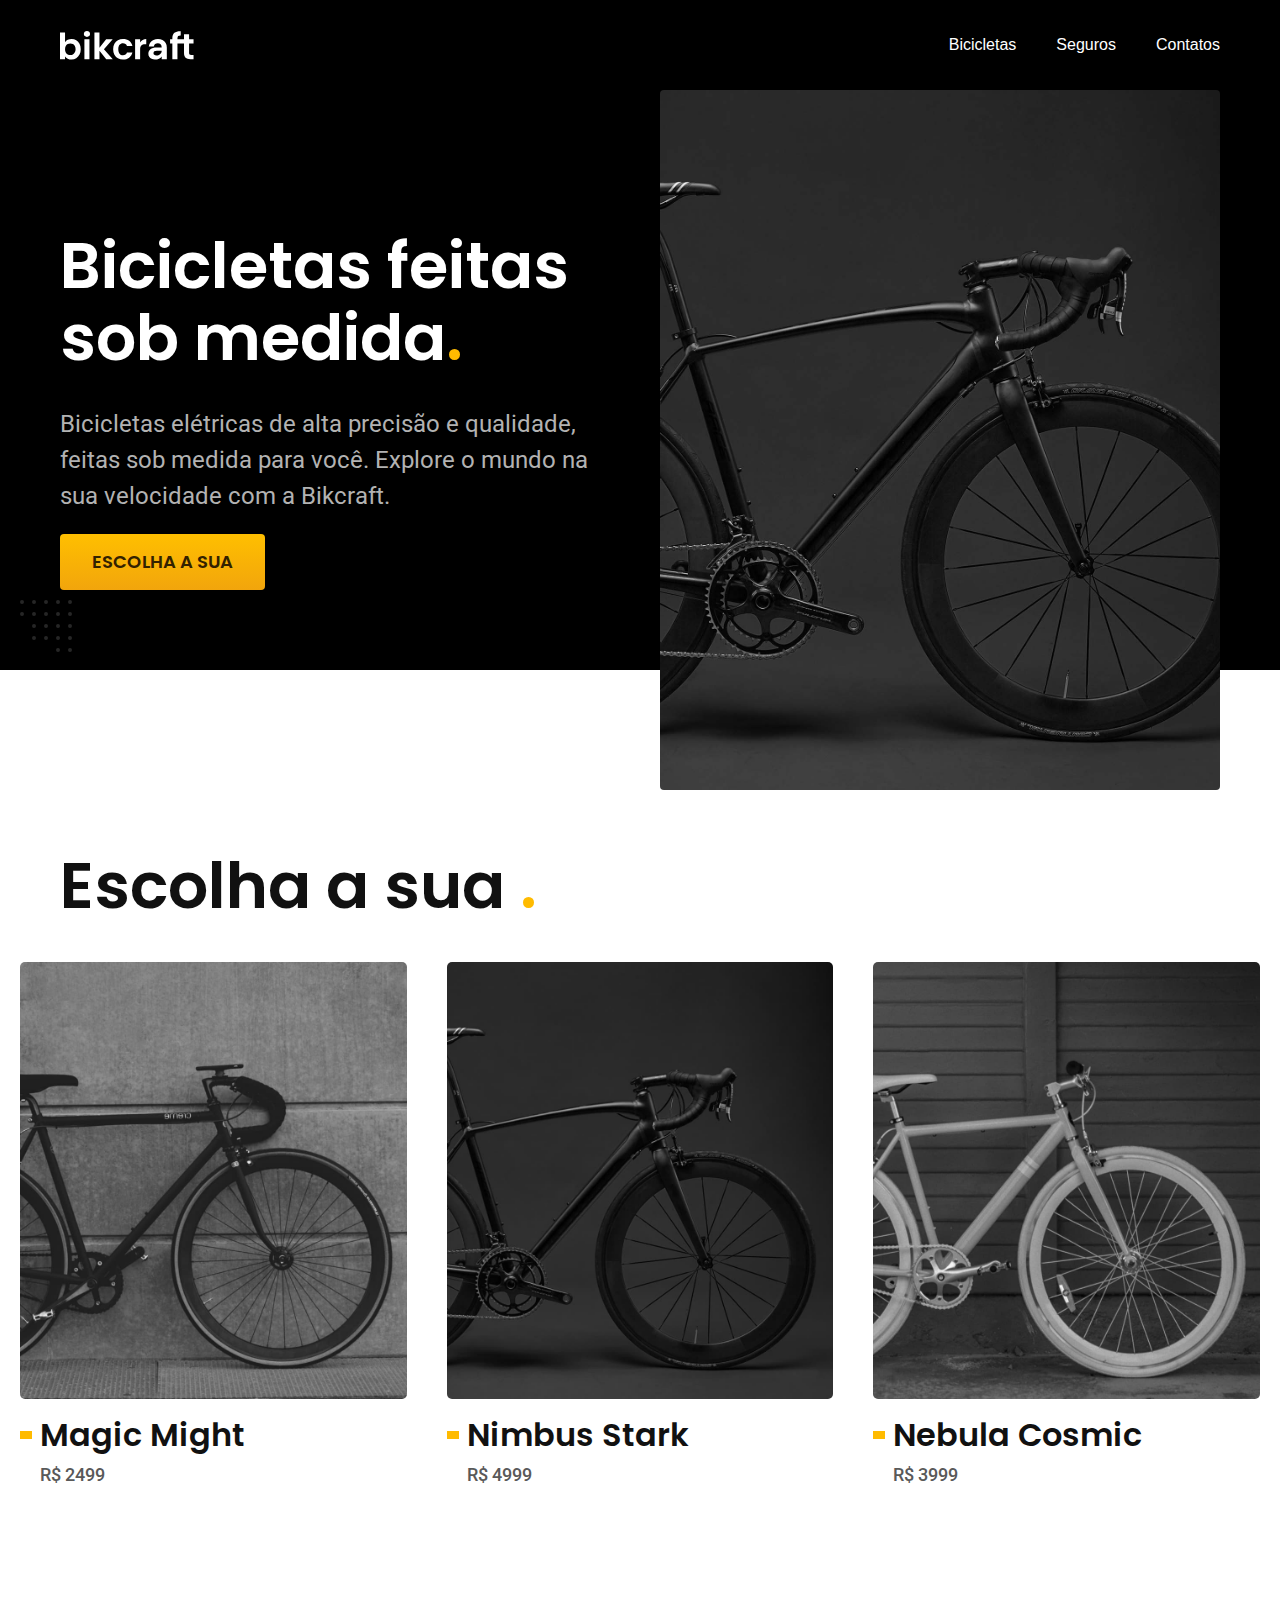
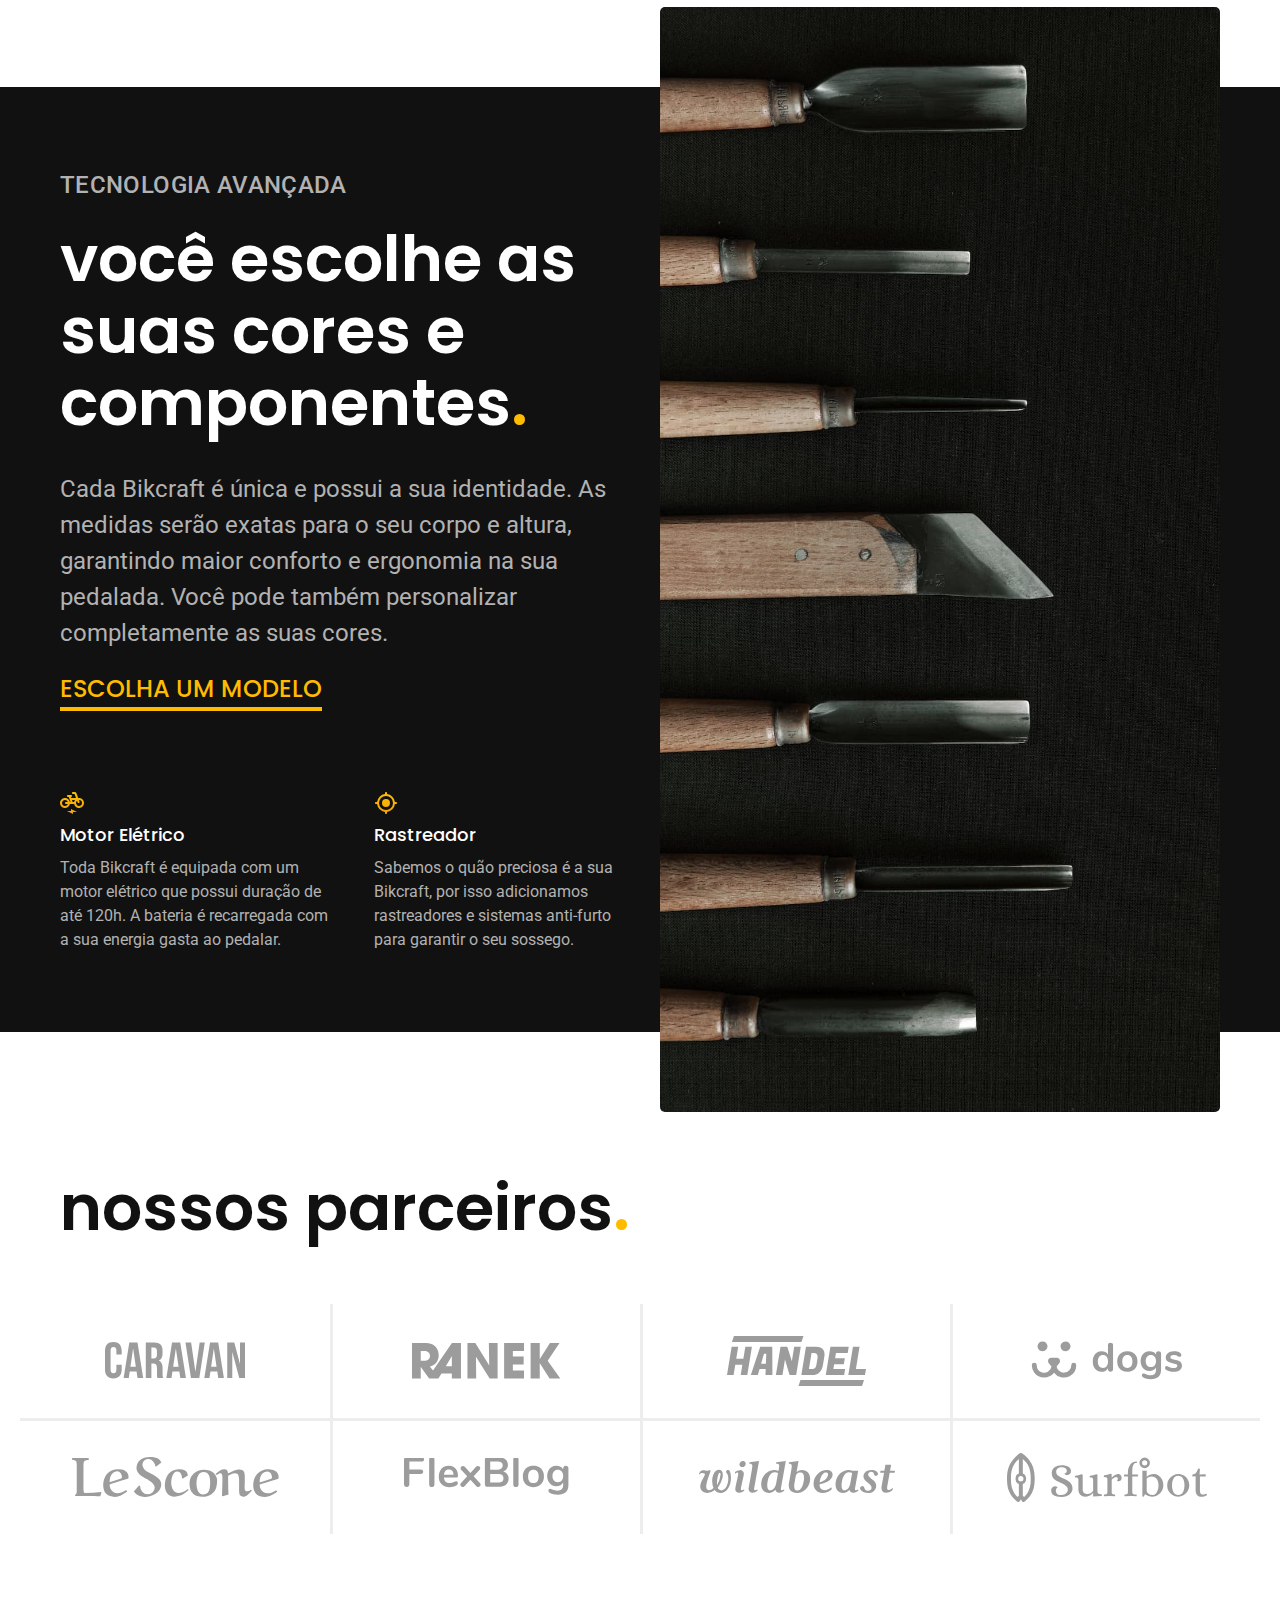
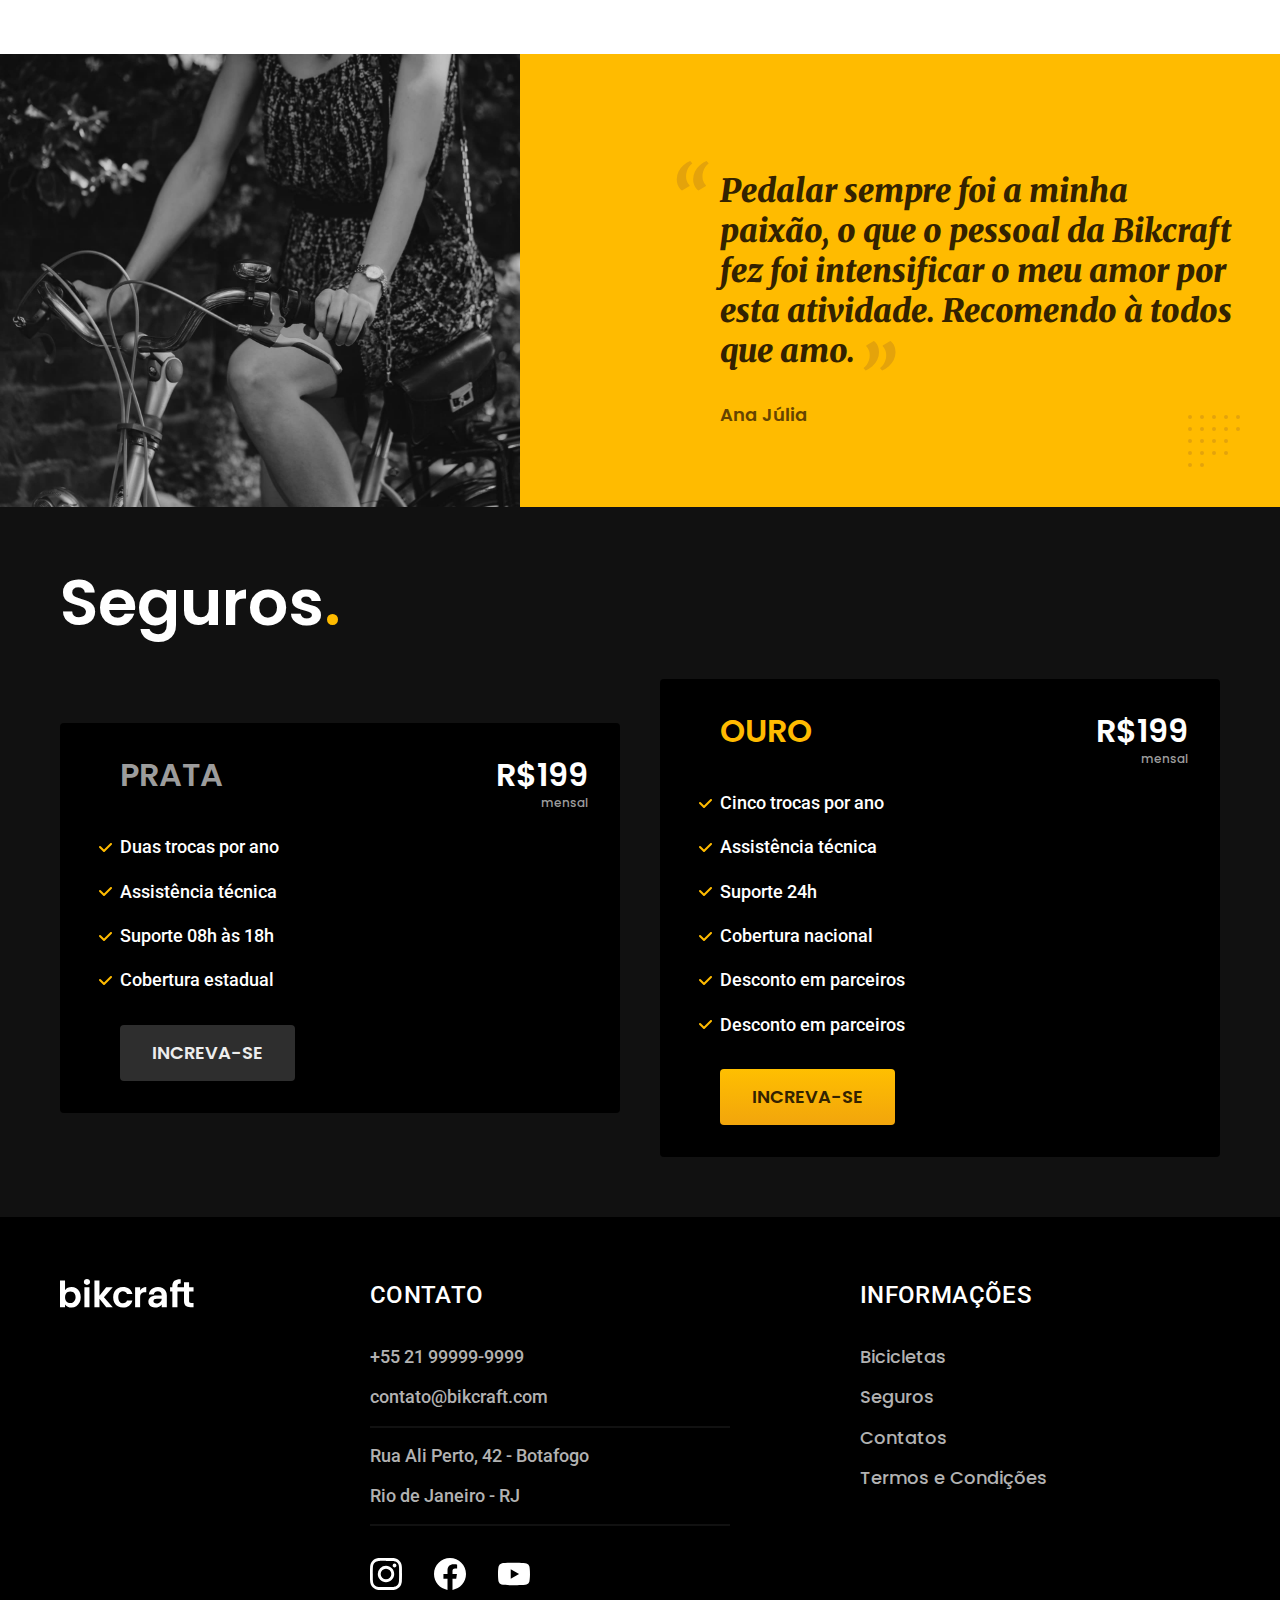
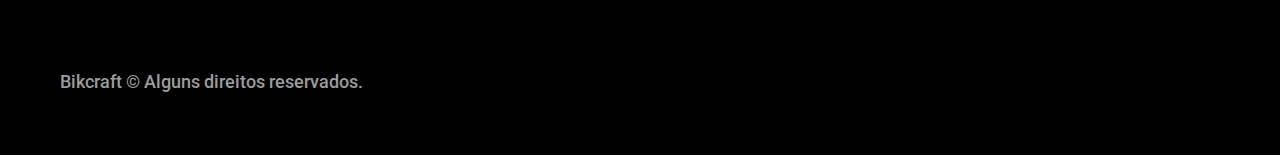
<file: index.html>
<!DOCTYPE html>
<html lang="pt-br">

<head>
  <meta charset="UTF-8">
  <meta name="viewport" content="width=device-width, initial-scale=1.0">
  <meta name="description" content="Bicicletas elétricas de alta precisão e qualidade, feitas sob medida para você. Explore o mundo na sua velocidade com a Bikcraft.">

  <title>Bickraft</title>
  <link rel="stylesheet" href="./css/style.css">

  <link rel="preconnect" href="https://fonts.googleapis.com">
  <link rel="preconnect" href="https://fonts.gstatic.com" crossorigin>
  <link href="https://fonts.googleapis.com/css2?family=Fira+Sans:wght@400;700&family=Merriweather:ital,wght@1,900&family=Poppins:wght@400;600&family=Roboto:wght@400;500&display=swap" rel="stylesheet">


  <script> document.documentElement.classList.add("js"); </script>
</head>

<body>
  <header class="header-bg">
    <div class="header container">
      <a href="./">
        <img src="./img/bikcraft.svg" alt="Bickraft">
      </a>

      <nav aria-label="primaria">
        <ul class="header-menu cor-0">
          <li><a href="./bicicletas.html">Bicicletas</a></li>
          <li><a href="./seguros.html">Seguros</a></li>
          <li><a href="./contatos.html">Contatos</a></li>
        </ul>
      </nav>
    </div>
  </header>

  <main class="introducao-bg">
    <div class="introducao container">
      <div class="introducao-conteudo">
        <h1 class="font-1-xxl font-1-m cor-0 fadeInDown" data-anime="200">Bicicletas feitas sob medida<span class="cor-p1">.</span></h1>
        <p class="font-2-l cor-5 fadeInDown" data-anime="400">Bicicletas elétricas de alta precisão e qualidade, feitas sob medida para você. Explore o mundo na sua velocidade com a Bikcraft.</p>
        <a class="botao fadeInDown" data-anime="500" href="./bicicletas.html"> Escolha a sua</a>
      </div>
      <picture data-anime="500" class="fadeInLeft1">
        <source media="(max-width: 800px)" srcset="./img/bicicletas/nimbus.jpg">
        <img src="./img/fotos/introducao.jpg" alt="bicicleta elétrica preta">
      </picture>
    </div>
  </main>

  <article class="bicicletas-lista">
    <h2 class=" container font-1-xxl fadeInDown" data-anime="900"> Escolha a sua <span class="cor-p1"> . </span></h2>

    <ul>
      <li>
        <a href="./bicicletas/magic.html">
          <img src="./img/bicicletas/magic-home.jpg" alt="bicicleta preta">
          <h3 class="font-1-xl">Magic Might</h3>
          <span class="font-2-m cor-8">R$ 2499</span>
        </a>
      </li>
      <li>
        <a href="./bicicletas/nimbus.html">
          <img src="./img/bicicletas/nimbus-home.jpg" alt="bicicleta preta">
          <h3 class="font-1-xl">Nimbus Stark</h3>
          <span class="font-2-m cor-8">R$ 4999</span>
        </a>
      </li>
      <li>
        <a href="./bicicletas/nebula.html">
          <img src="./img/bicicletas/nebula-home.jpg" alt="bicicleta preta">
          <h3 class="font-1-xl">Nebula Cosmic</h3>
          <span class="font-2-m cor-8">R$ 3999</span>
        </a>
      </li>
    </ul>


  </article>

  <article class="tecnologia-bg">
    <div class="tecnologia container">
      <div class="tecnologia-conteudo">
        <span class="font-2-l-b cor-5">Tecnologia Avançada</span>
        <h2 class="font-1-xxl cor-0">você escolhe as suas cores e componentes<span class="cor-p1">.</span></h2>
        <p class="font-2-l cor-5">Cada Bikcraft é única e possui a sua identidade. As medidas serão exatas para o seu corpo e altura, garantindo maior conforto e ergonomia na sua pedalada. Você pode também personalizar completamente as suas cores.</p>
        <a class="link" href="./bicicletas.html">Escolha um Modelo</a>

        <div class="tecnologia-vantagens">
          <div>
            <img src="./img/icones/eletrica.svg" alt="">
            <h3 class="font-1-m cor-0">Motor Elétrico</h3>
            <p class="font-2-s cor-5">Toda Bikcraft é equipada com um motor elétrico que possui duração de até 120h. A bateria é recarregada com a sua energia gasta ao pedalar.</p>
          </div>
          <div>
            <img src="./img/icones/rastreador.svg" alt="">
            <h3 class="font-1-m cor-0">Rastreador</h3>
            <p class="font-2-s cor-5">Sabemos o quão preciosa é a sua Bikcraft, por isso adicionamos rastreadores e sistemas anti-furto para garantir o seu sossego.</p>
          </div>
        </div>

      </div>
      <div class="tecnologia-imagem">
        <img src="./img/fotos/tecnologia.jpg" alt="">
      </div>
    </div>
  </article>

  <section class="parceiros" aria-label="nossos parceiros">
    <h2 class="container font-1-xxl ">nossos parceiros<span class="cor-p1">.</span></h2>

    <ul>
      <li><img src="./img/parceiros/caravan.svg" alt="caravan"></li>
      <li><img src="./img/parceiros/ranek.svg" alt="ranek"></li>
      <li><img src="./img/parceiros/handel.svg" alt="handel"></li>
      <li><img src="./img/parceiros/dogs.svg" alt="dogs"></li>
      <li><img src="./img/parceiros/lescone.svg" alt="lescone"></li>
      <li><img src="./img/parceiros/flexblog.svg" alt="caravan"></li>
      <li><img src="./img/parceiros/wildbeast.svg" alt="wildbeast"></li>
      <li><img src="./img/parceiros/surfbot.svg" alt="surfbot"></li>


    </ul>
  </section>

  <section class="depoimento" aria-label="depoimento">
    <div>
      <img src="./img/fotos/depoimento.jpg" alt="Pessoa pedalando uma bicicleta Bickraft">
    </div>
    <div class="depoimento-conteudo">
      <blockquote class="font-1-xl cor-p5">
        <p>Pedalar sempre foi a minha paixão, o que o pessoal da Bikcraft fez foi intensificar o meu amor por esta atividade. Recomendo à todos que amo.</p>
      </blockquote>
      <span class="font-1-m-b cor-p4">Ana Júlia</span>

    </div>
  </section>

  <article class="seguros-bg">
    <div class="seguros container">
      <h2 class="font-1-xxl cor-0">Seguros<span class="cor-p1">.</span></h2>
      <div class="seguros-item">
        <h3 class="font-1-xl cor-6">PRATA</h3>
        <span class="font-1-xl cor-0">R$199 <span class="font-1-xs cor-6">mensal</span></span>
        <ul class="font-2-m cor-0">
          <li>Duas trocas por ano</li>
          <li>Assistência técnica</li>
          <li>Suporte 08h às 18h</li>
          <li>Cobertura estadual</li>
        </ul>
        <a class="botao secundario" href="./orcamento.html"> Increva-se</a>
      </div>

      <div class="seguros-item">
        <h3 class="font-1-xl cor-p1">OURO</h3>
        <span class="font-1-xl cor-0">R$199 <span class="font-1-xs cor-6">mensal</span></span>
        <ul class="font-2-m cor-0">
          <li>Cinco trocas por ano</li>
          <li>Assistência técnica</li>
          <li>Suporte 24h</li>
          <li>Cobertura nacional</li>
          <li>Desconto em parceiros</li>
          <li>Desconto em parceiros</li>
        </ul>
        <a class="botao" href="./orcamento.html"> Increva-se</a>
      </div>

    </div>
  </article>

  <footer class="footer-bg">
    <div class="footer container">
      <img src="./img/bikcraft.svg" alt="Logo">
      <div class="footer-contato">
        <h3 class="font-2-l-b cor-0">Contato</h3>
        <ul class="font-2-m cor-5">
          <li>
            <a href="tel:+5521999999999">+55 21 99999-9999</a>
          </li>
          <li>
            <a href="mailto:contato@bikcraft.com">contato@bikcraft.com</a>
          </li>
          <li> Rua Ali Perto, 42 - Botafogo</li>
          <li>Rio de Janeiro - RJ</li>
        </ul>
        <div class="footer-redes">
          <a href="./"> <img src="./img/redes/instagram.svg" alt=" Instagram"></a>
          <a href="./"> <img src="./img/redes/facebook.svg" alt="facebook"></a>
          <a href="./"> <img src="./img/redes/youtube.svg" alt="youtube"></a>
        </div>


      </div>
      <div class="footer-informacoes">
        <h3 class="font-2-l-b cor-0">Informações</h3>
        <nav>
          <ul class="font-1-m cor-5">
            <li><a href="./bicicletas.html">Bicicletas</a></li>
            <li><a href="./seguros.html">Seguros</a></li>
            <li><a href="./contatos.html">Contatos</a></li>
            <li><a href="./termos.html">Termos e Condições</a></li>
          </ul>
        </nav>
      </div>
      <p class="footer-copy font-2-m cor-6">Bikcraft © Alguns direitos reservados.</p>
    </div>

  </footer>

  <script src="./js/plugins/simple-anime.js"></script>
  <script src="./js/script.js"></script>
</body>


</html>
</file>
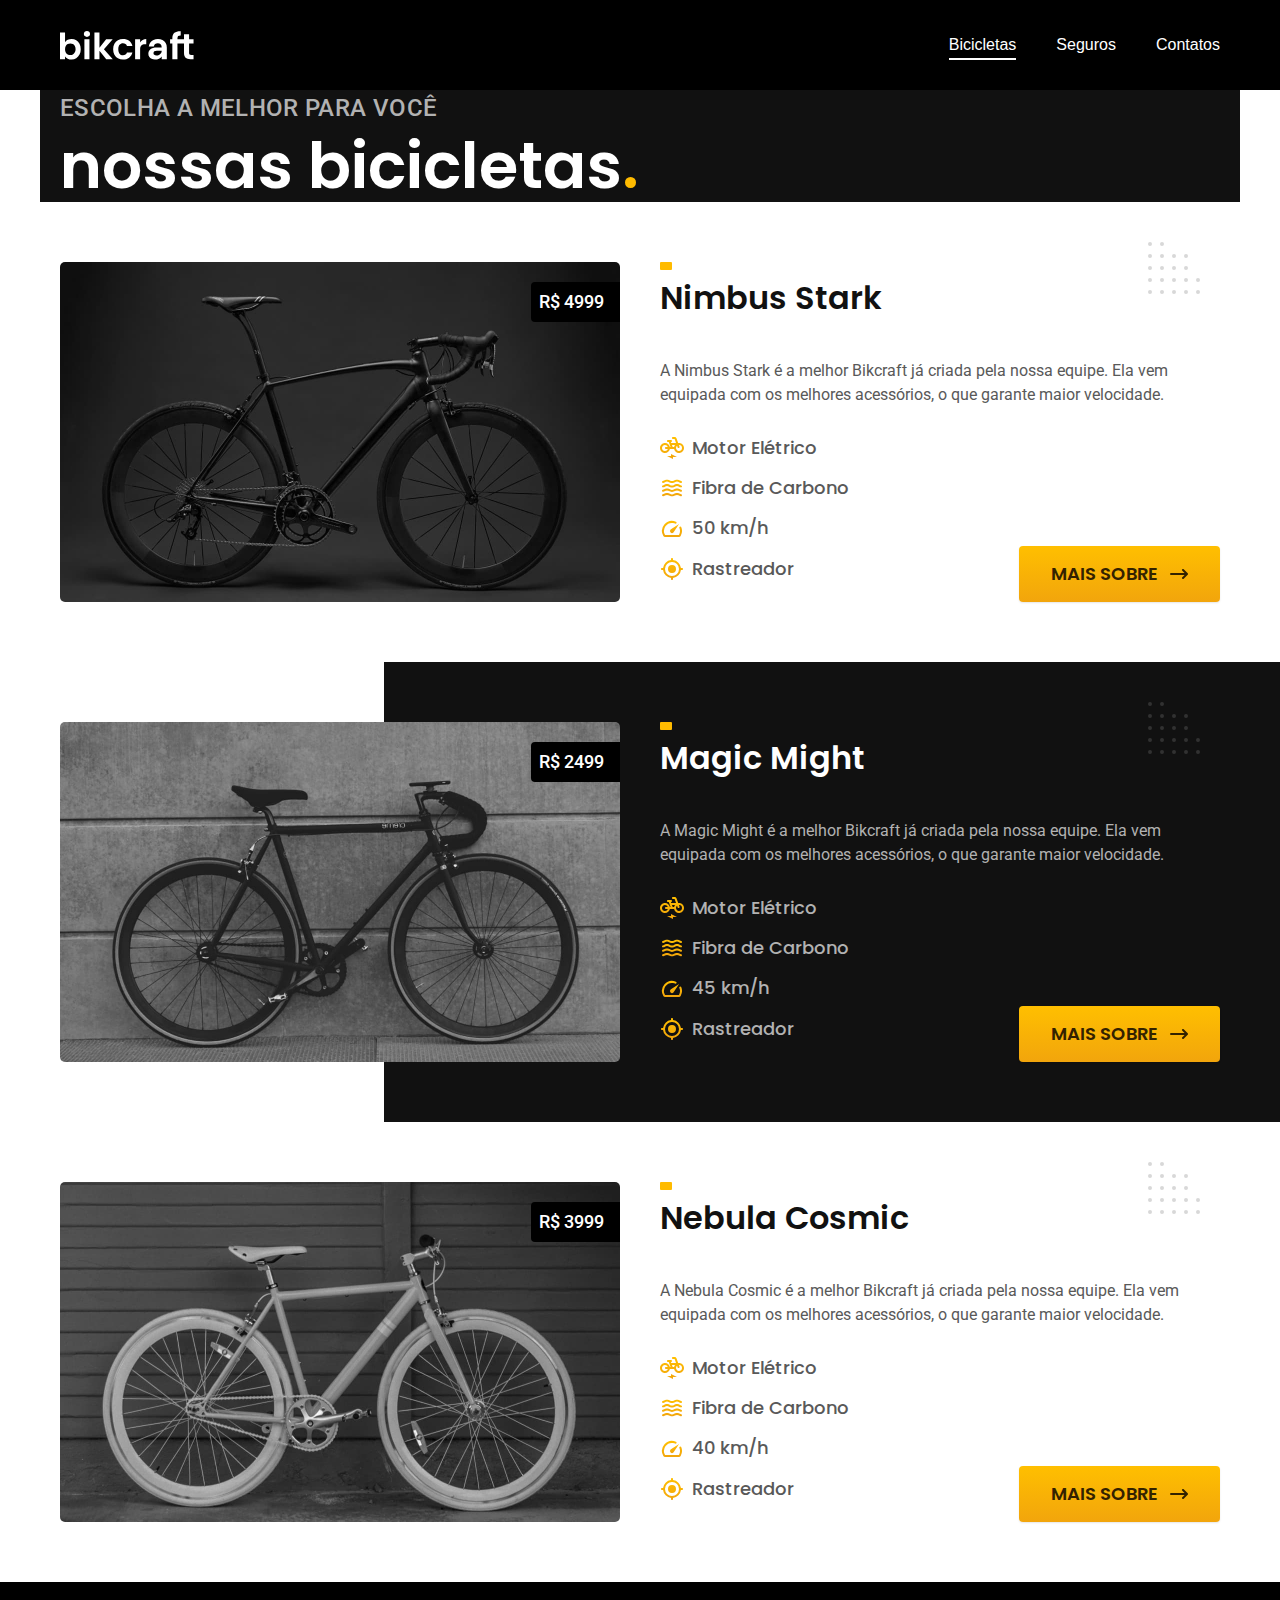
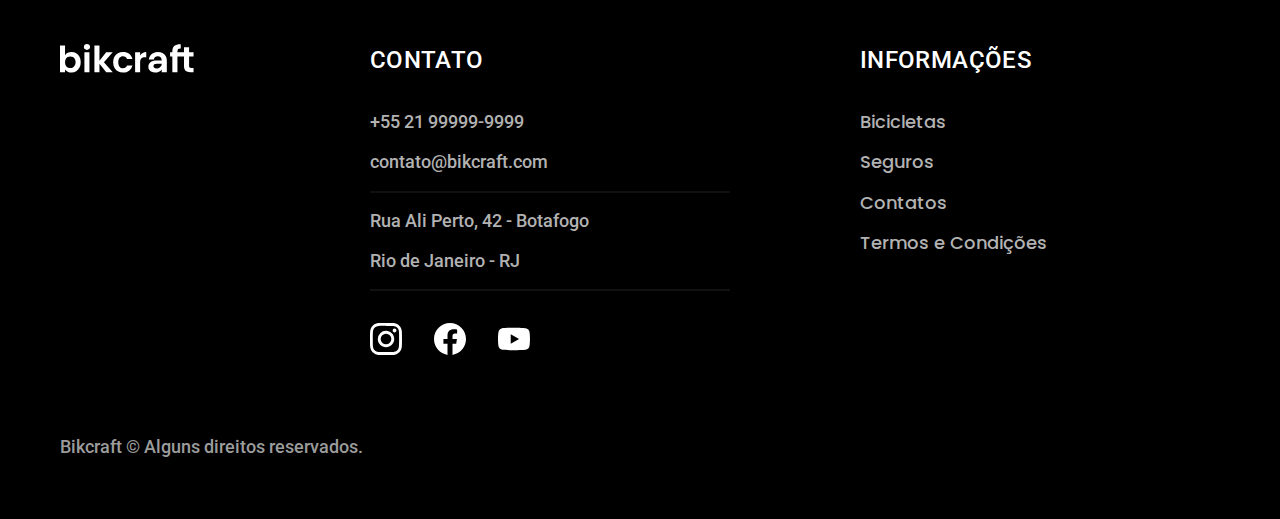
<file: bicicletas.html>
<!DOCTYPE html>
<html lang="pt-br">

<head>
  <meta charset="UTF-8">
  <meta name="viewport" content="width=device-width, initial-scale=1.0">
  <meta name="description" content="bicicletas">

  <title> bicicletas | Bickraft</title>
  <link rel="stylesheet" href="./css/style.css">

  <link rel="preconnect" href="https://fonts.googleapis.com">
  <link rel="preconnect" href="https://fonts.gstatic.com" crossorigin>
  <link href="https://fonts.googleapis.com/css2?family=Fira+Sans:wght@400;700&family=Merriweather:ital,wght@1,900&family=Poppins:wght@400;600&family=Roboto:wght@400;500&display=swap" rel="stylesheet">
  <script> document.documentElement.classList.add("js"); </script>
</head>

<body id="bicicletas">
  <header class="header-bg">
    <div class="header container">
      <a href="./">
        <img src="./img/bikcraft.svg" alt="Bickraft">
      </a>

      <nav aria-label="primaria">
        <ul class="header-menu cor-0">
          <li><a href="./bicicletas.html">Bicicletas</a></li>
          <li><a href="./seguros.html">Seguros</a></li>
          <li><a href="./contatos.html">Contatos</a></li>
        </ul>
      </nav>
    </div>
  </header>

  <main>


    <div class="titulo container">
      <p class="font-2-l-b cor-5">ESCOLHA A MELHOR PARA VOCÊ</p>
      <h1 class="font-1-xxl cor-0">nossas bicicletas<span class="cor-p1">.</span></h1>
    </div>




    <div class="bicicletas container">
      <div class="bicicletas-imagem">
        <img src="./img/bicicletas/nimbus.jpg" alt=" bicicleta preta">
        <span class="font-2-m cor-0">R$ 4999</span>
      </div>

      <div class="bicicletas-conteudo">
        <h2 class="font-1-xl">Nimbus Stark</h2>
        <p class="font-2-s cor-8">A Nimbus Stark é a melhor Bikcraft já criada pela nossa equipe. Ela vem equipada com os melhores acessórios, o que garante maior velocidade.</p>
        <ul class="font-1-m cor-8">
          <li>
            <img src="./img/icones/eletrica.svg" alt=""> Motor Elétrico
          </li>
          <li>
            <img src="./img/icones/carbono.svg" alt=""> Fibra de Carbono
          </li>
          <li>
            <img src="./img/icones/velocidade.svg" alt=""> 50 km/h
          </li>
          <li>
            <img src="./img/icones/rastreador.svg" alt=""> Rastreador
          </li>
        </ul>
        <a class="botao seta" href="./bicicletas/nimbus.html">Mais Sobre</a>
      </div>
    </div>


    <div class="bicicletas-bg">
      <div class="bicicletas container">
        <div class="bicicletas-imagem">
          <img src="./img/bicicletas/magic.jpg" alt=" bicicleta preta">
          <span class="font-2-m cor-0">R$ 2499</span>
        </div>
        <div class="bicicletas-conteudo">
          <h2 class="font-1-xl cor-0">Magic Might</h2>
          <p class="font-2-s cor-5">A Magic Might é a melhor Bikcraft já criada pela nossa equipe. Ela vem equipada com os melhores acessórios, o que garante maior velocidade.</p>
          <ul class="font-1-m cor-5">
            <li>
              <img src="./img/icones/eletrica.svg" alt=""> Motor Elétrico
            </li>
            <li>
              <img src="./img/icones/carbono.svg" alt=""> Fibra de Carbono
            </li>
            <li>
              <img src="./img/icones/velocidade.svg" alt=""> 45 km/h
            </li>
            <li>
              <img src="./img/icones/rastreador.svg" alt=""> Rastreador
            </li>
          </ul>
          <a class="botao seta" href="./bicicletas/magic.html">Mais Sobre</a>
        </div>
      </div>
    </div>

    <div class="bicicletas container">
      <div class="bicicletas-imagem">
        <img src="./img/bicicletas/nebula.jpg" alt=" bicicleta preta">
        <span class="font-2-m cor-0">R$ 3999</span>
      </div>
      <div class="bicicletas-conteudo">
        <h2 class="font-1-xl">Nebula Cosmic</h2>
        <p class="font-2-s cor-8">A Nebula Cosmic é a melhor Bikcraft já criada pela nossa equipe. Ela vem equipada com os melhores acessórios, o que garante maior velocidade.</p>
        <ul class="font-1-m cor-8">
          <li>
            <img src="./img/icones/eletrica.svg" alt=""> Motor Elétrico
          </li>
          <li>
            <img src="./img/icones/carbono.svg" alt=""> Fibra de Carbono
          </li>
          <li>
            <img src="./img/icones/velocidade.svg" alt=""> 40 km/h
          </li>
          <li>
            <img src="./img/icones/rastreador.svg" alt=""> Rastreador
          </li>
        </ul>
        <a class="botao seta" href="./bicicletas/nebula.html">Mais Sobre</a>
      </div>
    </div>


  </main>


  <footer class="footer-bg">
    <div class="footer container">
      <img src="./img/bikcraft.svg" alt="Logo">
      <div class="footer-contato">
        <h3 class="font-2-l-b cor-0">Contato</h3>
        <ul class="font-2-m cor-5">
          <li>
            <a href="tel:+5521999999999">+55 21 99999-9999</a>
          </li>
          <li>
            <a href="mailto:contato@bikcraft.com">contato@bikcraft.com</a>
          </li>
          <li> Rua Ali Perto, 42 - Botafogo</li>
          <li>Rio de Janeiro - RJ</li>
        </ul>
        <div class="footer-redes">
          <a href="./"> <img src="./img/redes/instagram.svg" alt=" Instagram"></a>
          <a href="./"> <img src="./img/redes/facebook.svg" alt="facebook"></a>
          <a href="./"> <img src="./img/redes/youtube.svg" alt="youtube"></a>
        </div>


      </div>
      <div class="footer-informacoes">
        <h3 class="font-2-l-b cor-0">Informações</h3>
        <nav>
          <ul class="font-1-m cor-5">
            <li><a href="./bicicletas.html">Bicicletas</a></li>
            <li><a href="./seguros.html">Seguros</a></li>
            <li><a href="./contatos.html">Contatos</a></li>
            <li><a href="./termos.html">Termos e Condições</a></li>
          </ul>
        </nav>
      </div>
      <p class="footer-copy font-2-m cor-6">Bikcraft © Alguns direitos reservados.</p>
    </div>

  </footer>

  <script src="./js/script.js"></script>
</body>


</html>
</file>
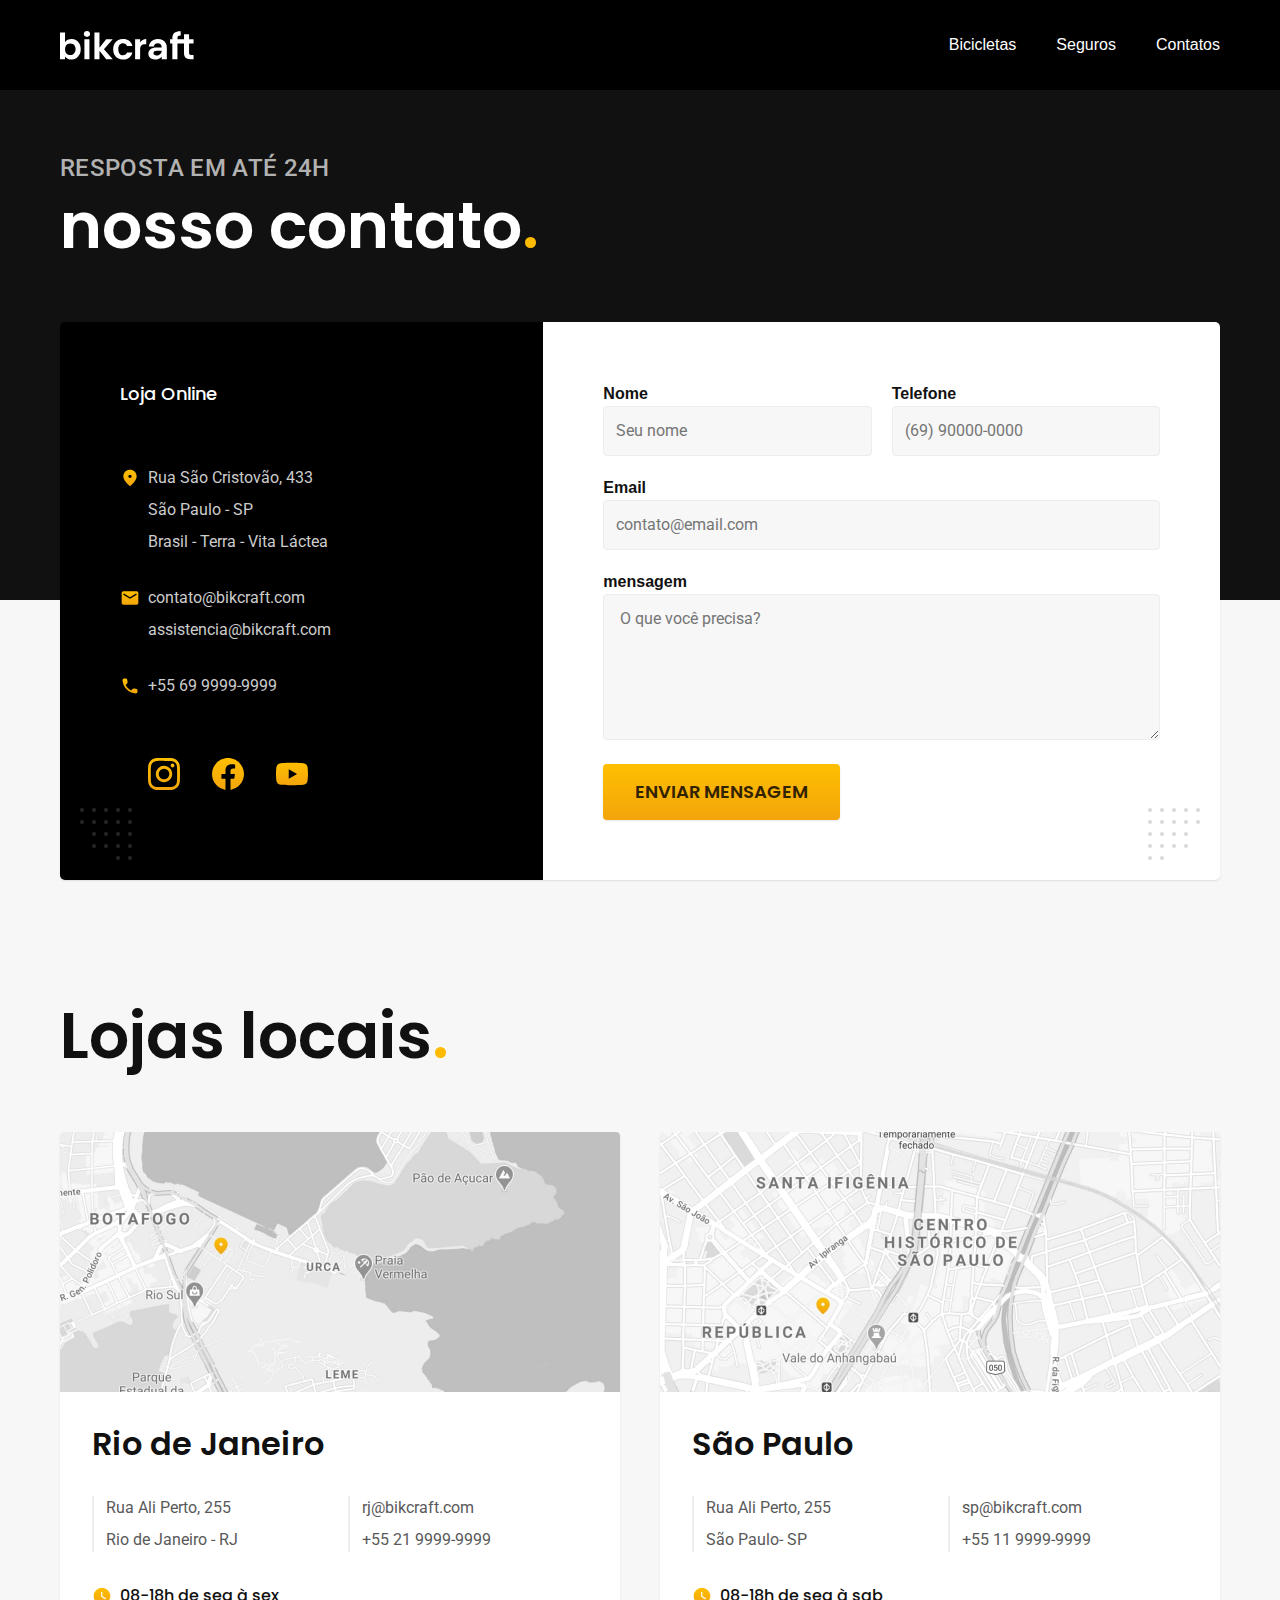
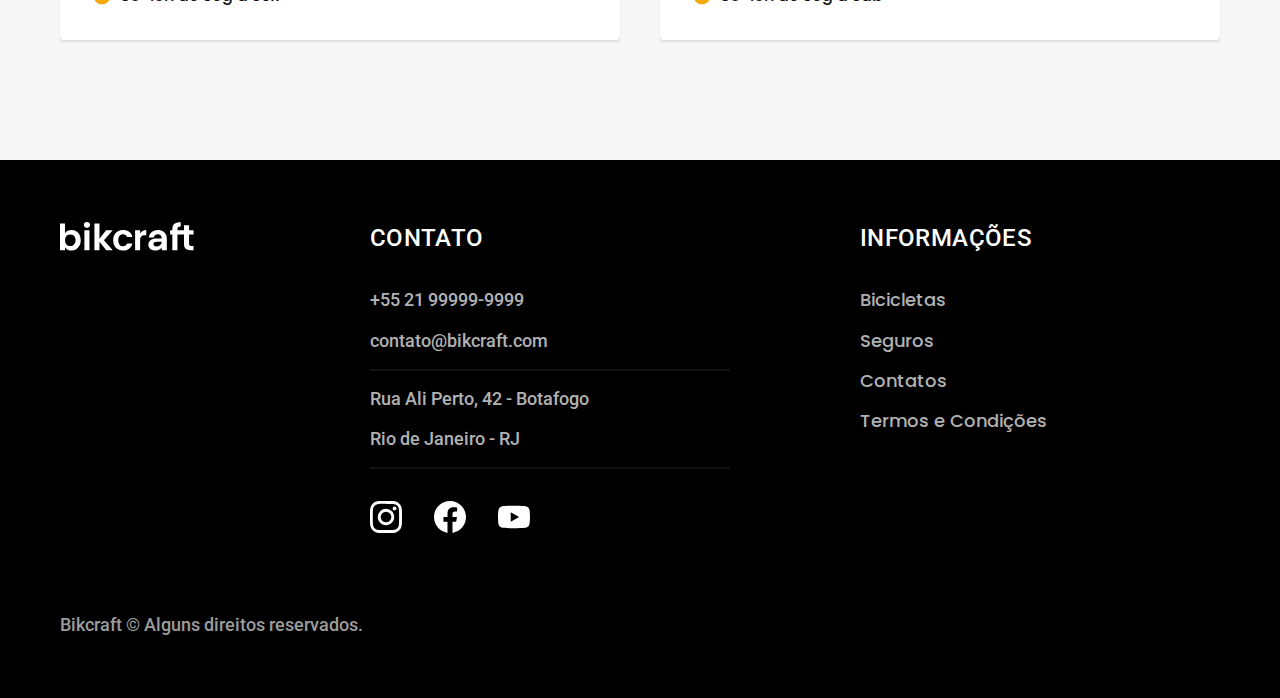
<file: contato.html>
<!DOCTYPE html>
<html lang="pt-br">

<head>
  <meta charset="UTF-8">
  <meta name="viewport" content="width=device-width, initial-scale=1.0">
  <meta name="description" content="Contato">

  <title> Contato | Bickraft</title>
  <link rel="stylesheet" href="./css/style.css">

  <link rel="preconnect" href="https://fonts.googleapis.com">
  <link rel="preconnect" href="https://fonts.gstatic.com" crossorigin>
  <link href="https://fonts.googleapis.com/css2?family=Fira+Sans:wght@400;700&family=Merriweather:ital,wght@1,900&family=Poppins:wght@400;600&family=Roboto:wght@400;500&display=swap" rel="stylesheet">
</head>

<body id="contato">
  <header class="header-bg">
    <div class="header container">
      <a href="./">
        <img src="./img/bikcraft.svg" alt="Bickraft">
      </a>

      <nav aria-label="primaria">
        <ul class="header-menu cor-0">
          <li><a href="./bicicletas.html">Bicicletas</a></li>
          <li><a href="./seguros.html">Seguros</a></li>
          <li><a href="./contatos.html">Contatos</a></li>
        </ul>
      </nav>
    </div>
  </header>

  <main>
    <div class="titulo-bg">
      <div class="titulo container">
        <p class="font-2-l-b cor-5">Resposta em até 24h</p>
        <h1 class="font-1-xxl cor-0">nosso contato<span class="cor-p1">.</span></h1>
      </div>
    </div>
    <div class="contato container">
      <section class="contato-dados" aria-label="endereço">
        <h2 class="font-1-m cor-0">Loja Online</h2>
        <div class="contato-endereco font-2-s cor-4">
          <p>Rua São Cristovão, 433</p>
          <p>São Paulo - SP</p>
          <p>Brasil - Terra - Vita Láctea</p>
        </div>
        <address class="contato-meios font-2-s cor-4">
          <a href="mailto:contato@bikcraft.com">contato@bikcraft.com</a>
          <a href="mailto:contato@bikcraft.com">assistencia@bikcraft.com</a>
          <a href="tel:+5569999999999">+55 69 9999-9999</a>
        </address>
        <div class="contato-redes">
          <a href="./"> <img src="./img/redes/instagram-p.svg" alt=" Instagram"></a>
          <a href="./"> <img src="./img/redes/facebook-p.svg" alt="facebook"></a>
          <a href="./"> <img src="./img/redes/youtube-p.svg" alt="youtube"></a>
        </div>
      </section>
      <section class="contato-formulario" aria-label="Formulário">
        <form class="form" action="./contato.html">
          <div>
            <label for="nome">Nome</label>
            <input type="text" id="nome" name="nome" placeholder="Seu nome">
          </div>

          <div>
            <label for="telefone">Telefone</label>
            <input type="text" id="telefone" name="telefone" placeholder="(69) 90000-0000">
          </div>

          <div class="col-2">
            <label for="email">Email</label>
            <input type="email" id="email" name="email" placeholder="contato@email.com">
          </div>
          <div class="col-2">
            <label for="mensagem">mensagem</label>
            <textarea rows="5" id="mensagem" name="mensagem" placeholder=" O que você precisa?"></textarea>
          </div>
          <button class="botao col-2">Enviar Mensagem</button>
        </form>
      </section>
    </div>
  </main>

  <article class="lojas container">
    <h2 class="font-1-xxl">Lojas locais<span class="cor-p1">.</span></h2>
    <div class="lojas-item">
      <img src="./img/lojas/rj.jpg" alt=" mapa marcando o endereço">
      <div class="lojas-conteudo">
        <h3 class="font-1-xl">Rio de Janeiro</h3>
        <div class="lojas-dados font-2-s cor-8">
          <p>Rua Ali Perto, 255</p>
          <p>Rio de Janeiro - RJ</p>
        </div>
        <div class="lojas-dados font-2-s cor-8">
          <a href="mailto:rj@bikcraft.com">rj@bikcraft.com</a>
          <a href="tel:+5521999999999">+55 21 9999-9999</a>
        </div>
        <p class="lojas-tempo font-1-s"> <img src="./img/icones/horario.svg" alt=""> 08-18h de seg à sex</p>
      </div>
    </div>


    <div class="lojas-item">
      <img src="./img/lojas/sp.jpg" alt=" mapa marcando o endereço">
      <div class="lojas-conteudo">
        <h3 class="font-1-xl">São Paulo</h3>
        <div class="lojas-dados font-2-s cor-8">
          <p>Rua Ali Perto, 255</p>
          <p>São Paulo- SP</p>
        </div>
        <div class="lojas-dados font-2-s cor-8">
          <a href="mailto:sp@bikcraft.com">sp@bikcraft.com</a>
          <a href="tel:+5511999999999">+55 11 9999-9999</a>
        </div>
        <p class="lojas-tempo font-1-s"> <img src="./img/icones/horario.svg" alt=""> 08-18h de seg à sab</p>
      </div>
    </div>

  </article>

  <footer class="footer-bg">
    <div class="footer container">
      <img src="./img/bikcraft.svg" alt="Logo">
      <div class="footer-contato">
        <h3 class="font-2-l-b cor-0">Contato</h3>
        <ul class="font-2-m cor-5">
          <li>
            <a href="tel:+5521999999999">+55 21 99999-9999</a>
          </li>
          <li>
            <a href="mailto:contato@bikcraft.com">contato@bikcraft.com</a>
          </li>
          <li> Rua Ali Perto, 42 - Botafogo</li>
          <li>Rio de Janeiro - RJ</li>
        </ul>
        <div class="footer-redes">
          <a href="./"> <img src="./img/redes/instagram.svg" alt=" Instagram"></a>
          <a href="./"> <img src="./img/redes/facebook.svg" alt="facebook"></a>
          <a href="./"> <img src="./img/redes/youtube.svg" alt="youtube"></a>
        </div>


      </div>
      <div class="footer-informacoes">
        <h3 class="font-2-l-b cor-0">Informações</h3>
        <nav>
          <ul class="font-1-m cor-5">
            <li><a href="./bicicletas.html">Bicicletas</a></li>
            <li><a href="./seguros.html">Seguros</a></li>
            <li><a href="./contatos.html">Contatos</a></li>
            <li><a href="./termos.html">Termos e Condições</a></li>
          </ul>
        </nav>
      </div>
      <p class="footer-copy font-2-m cor-6">Bikcraft © Alguns direitos reservados.</p>
    </div>

  </footer>

</body>

</html>
</file>
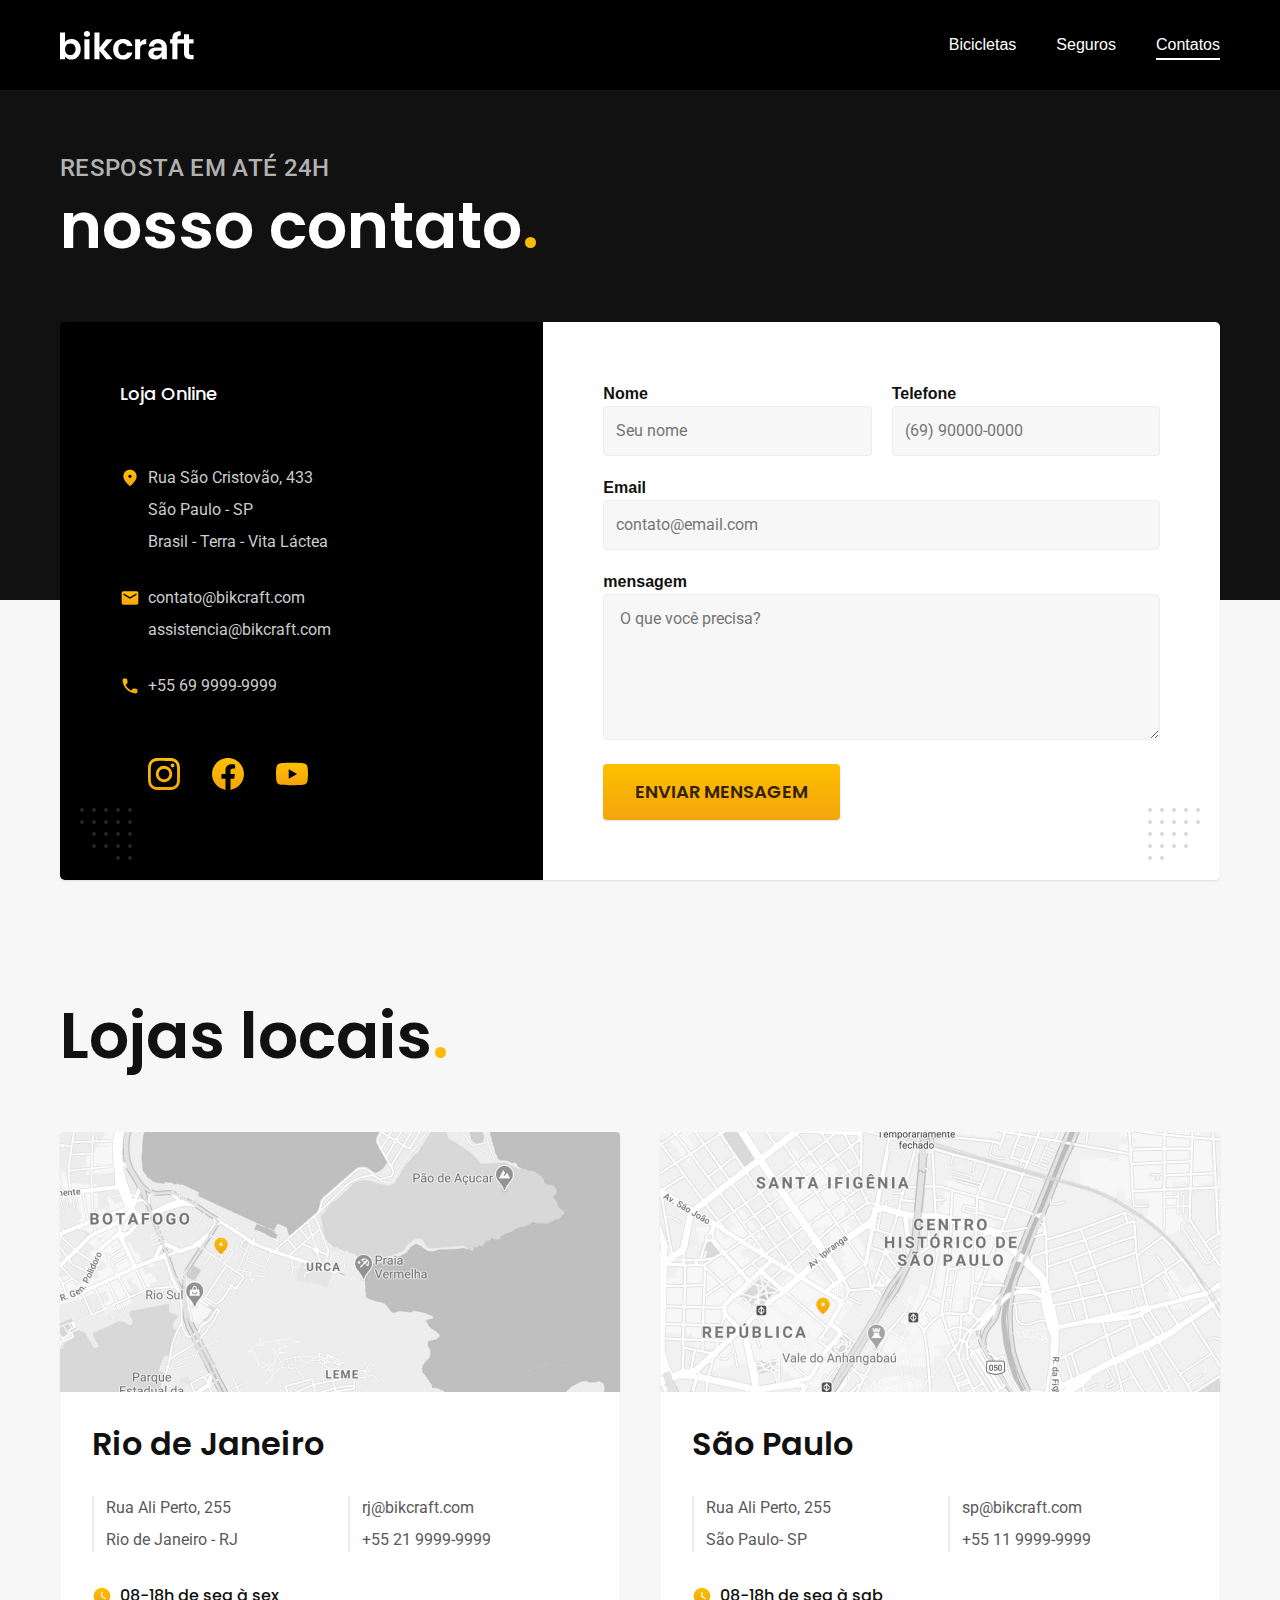
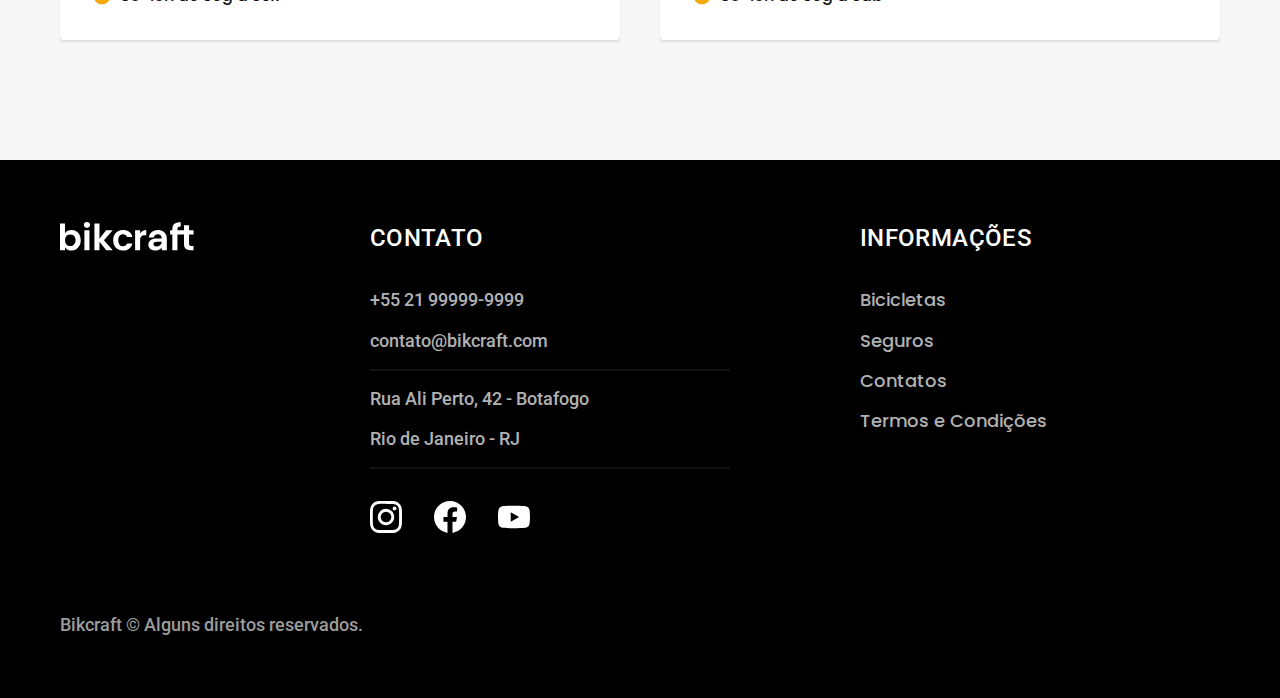
<file: contatos.html>
<!DOCTYPE html>
<html lang="pt-br">

<head>
  <meta charset="UTF-8">
  <meta name="viewport" content="width=device-width, initial-scale=1.0">
  <meta name="description" content="Contato">

  <title> Contato | Bickraft</title>
  <link rel="stylesheet" href="./css/style.css">

  <link rel="preconnect" href="https://fonts.googleapis.com">
  <link rel="preconnect" href="https://fonts.gstatic.com" crossorigin>
  <link href="https://fonts.googleapis.com/css2?family=Fira+Sans:wght@400;700&family=Merriweather:ital,wght@1,900&family=Poppins:wght@400;600&family=Roboto:wght@400;500&display=swap" rel="stylesheet">
  <script> document.documentElement.classList.add("js"); </script>
</head>

<body id="contato">
  <header class="header-bg">
    <div class="header container">
      <a href="./">
        <img src="./img/bikcraft.svg" alt="Bickraft">
      </a>

      <nav aria-label="primaria">
        <ul class="header-menu cor-0">
          <li><a href="./bicicletas.html">Bicicletas</a></li>
          <li><a href="./seguros.html">Seguros</a></li>
          <li><a href="./contatos.html">Contatos</a></li>
        </ul>
      </nav>
    </div>
  </header>

  <main>
    <div class="titulo-bg">
      <div class="titulo container">
        <p class="font-2-l-b cor-5">Resposta em até 24h</p>
        <h1 class="font-1-xxl cor-0">nosso contato<span class="cor-p1">.</span></h1>
      </div>
    </div>
    <div class="contato container">
      <section class="contato-dados" aria-label="endereço">
        <h2 class="font-1-m cor-0">Loja Online</h2>
        <div class="contato-endereco font-2-s cor-4">
          <p>Rua São Cristovão, 433</p>
          <p>São Paulo - SP</p>
          <p>Brasil - Terra - Vita Láctea</p>
        </div>
        <address class="contato-meios font-2-s cor-4">
          <a href="mailto:contato@bikcraft.com">contato@bikcraft.com</a>
          <a href="mailto:contato@bikcraft.com">assistencia@bikcraft.com</a>
          <a href="tel:+5569999999999">+55 69 9999-9999</a>
        </address>
        <div class="contato-redes">
          <a href="./"> <img src="./img/redes/instagram-p.svg" alt=" Instagram"></a>
          <a href="./"> <img src="./img/redes/facebook-p.svg" alt="facebook"></a>
          <a href="./"> <img src="./img/redes/youtube-p.svg" alt="youtube"></a>
        </div>
      </section>
      <section class="contato-formulario" aria-label="Formulário">
        <form class="form" action="./contato.html">
          <div>
            <label for="nome">Nome</label>
            <input type="text" id="nome" name="nome" placeholder="Seu nome">
          </div>

          <div>
            <label for="telefone">Telefone</label>
            <input type="text" id="telefone" name="telefone" placeholder="(69) 90000-0000">
          </div>

          <div class="col-2">
            <label for="email">Email</label>
            <input type="email" id="email" name="email" placeholder="contato@email.com">
          </div>
          <div class="col-2">
            <label for="mensagem">mensagem</label>
            <textarea rows="5" id="mensagem" name="mensagem" placeholder=" O que você precisa?"></textarea>
          </div>
          <button class="botao col-2">Enviar Mensagem</button>
        </form>
      </section>
    </div>
  </main>

  <article class="lojas container">
    <h2 class="font-1-xxl">Lojas locais<span class="cor-p1">.</span></h2>
    <div class="lojas-item">
      <img src="./img/lojas/rj.jpg" alt=" mapa marcando o endereço">
      <div class="lojas-conteudo">
        <h3 class="font-1-xl">Rio de Janeiro</h3>
        <div class="lojas-dados font-2-s cor-8">
          <p>Rua Ali Perto, 255</p>
          <p>Rio de Janeiro - RJ</p>
        </div>
        <div class="lojas-dados font-2-s cor-8">
          <a href="mailto:rj@bikcraft.com">rj@bikcraft.com</a>
          <a href="tel:+5521999999999">+55 21 9999-9999</a>
        </div>
        <p class="lojas-tempo font-1-s"> <img src="./img/icones/horario.svg" alt=""> 08-18h de seg à sex</p>
      </div>
    </div>


    <div class="lojas-item">
      <img src="./img/lojas/sp.jpg" alt=" mapa marcando o endereço">
      <div class="lojas-conteudo">
        <h3 class="font-1-xl">São Paulo</h3>
        <div class="lojas-dados font-2-s cor-8">
          <p>Rua Ali Perto, 255</p>
          <p>São Paulo- SP</p>
        </div>
        <div class="lojas-dados font-2-s cor-8">
          <a href="mailto:sp@bikcraft.com">sp@bikcraft.com</a>
          <a href="tel:+5511999999999">+55 11 9999-9999</a>
        </div>
        <p class="lojas-tempo font-1-s"> <img src="./img/icones/horario.svg" alt=""> 08-18h de seg à sab</p>
      </div>
    </div>

  </article>

  <footer class="footer-bg">
    <div class="footer container">
      <img src="./img/bikcraft.svg" alt="Logo">
      <div class="footer-contato">
        <h3 class="font-2-l-b cor-0">Contato</h3>
        <ul class="font-2-m cor-5">
          <li>
            <a href="tel:+5521999999999">+55 21 99999-9999</a>
          </li>
          <li>
            <a href="mailto:contato@bikcraft.com">contato@bikcraft.com</a>
          </li>
          <li> Rua Ali Perto, 42 - Botafogo</li>
          <li>Rio de Janeiro - RJ</li>
        </ul>
        <div class="footer-redes">
          <a href="./"> <img src="./img/redes/instagram.svg" alt=" Instagram"></a>
          <a href="./"> <img src="./img/redes/facebook.svg" alt="facebook"></a>
          <a href="./"> <img src="./img/redes/youtube.svg" alt="youtube"></a>
        </div>


      </div>
      <div class="footer-informacoes">
        <h3 class="font-2-l-b cor-0">Informações</h3>
        <nav>
          <ul class="font-1-m cor-5">
            <li><a href="./bicicletas.html">Bicicletas</a></li>
            <li><a href="./seguros.html">Seguros</a></li>
            <li><a href="./contatos.html">Contatos</a></li>
            <li><a href="./termos.html">Termos e Condições</a></li>
          </ul>
        </nav>
      </div>
      <p class="footer-copy font-2-m cor-6">Bikcraft © Alguns direitos reservados.</p>
    </div>

  </footer>

  <script src="./js/script.js"></script>
</body>


</html>
</file>
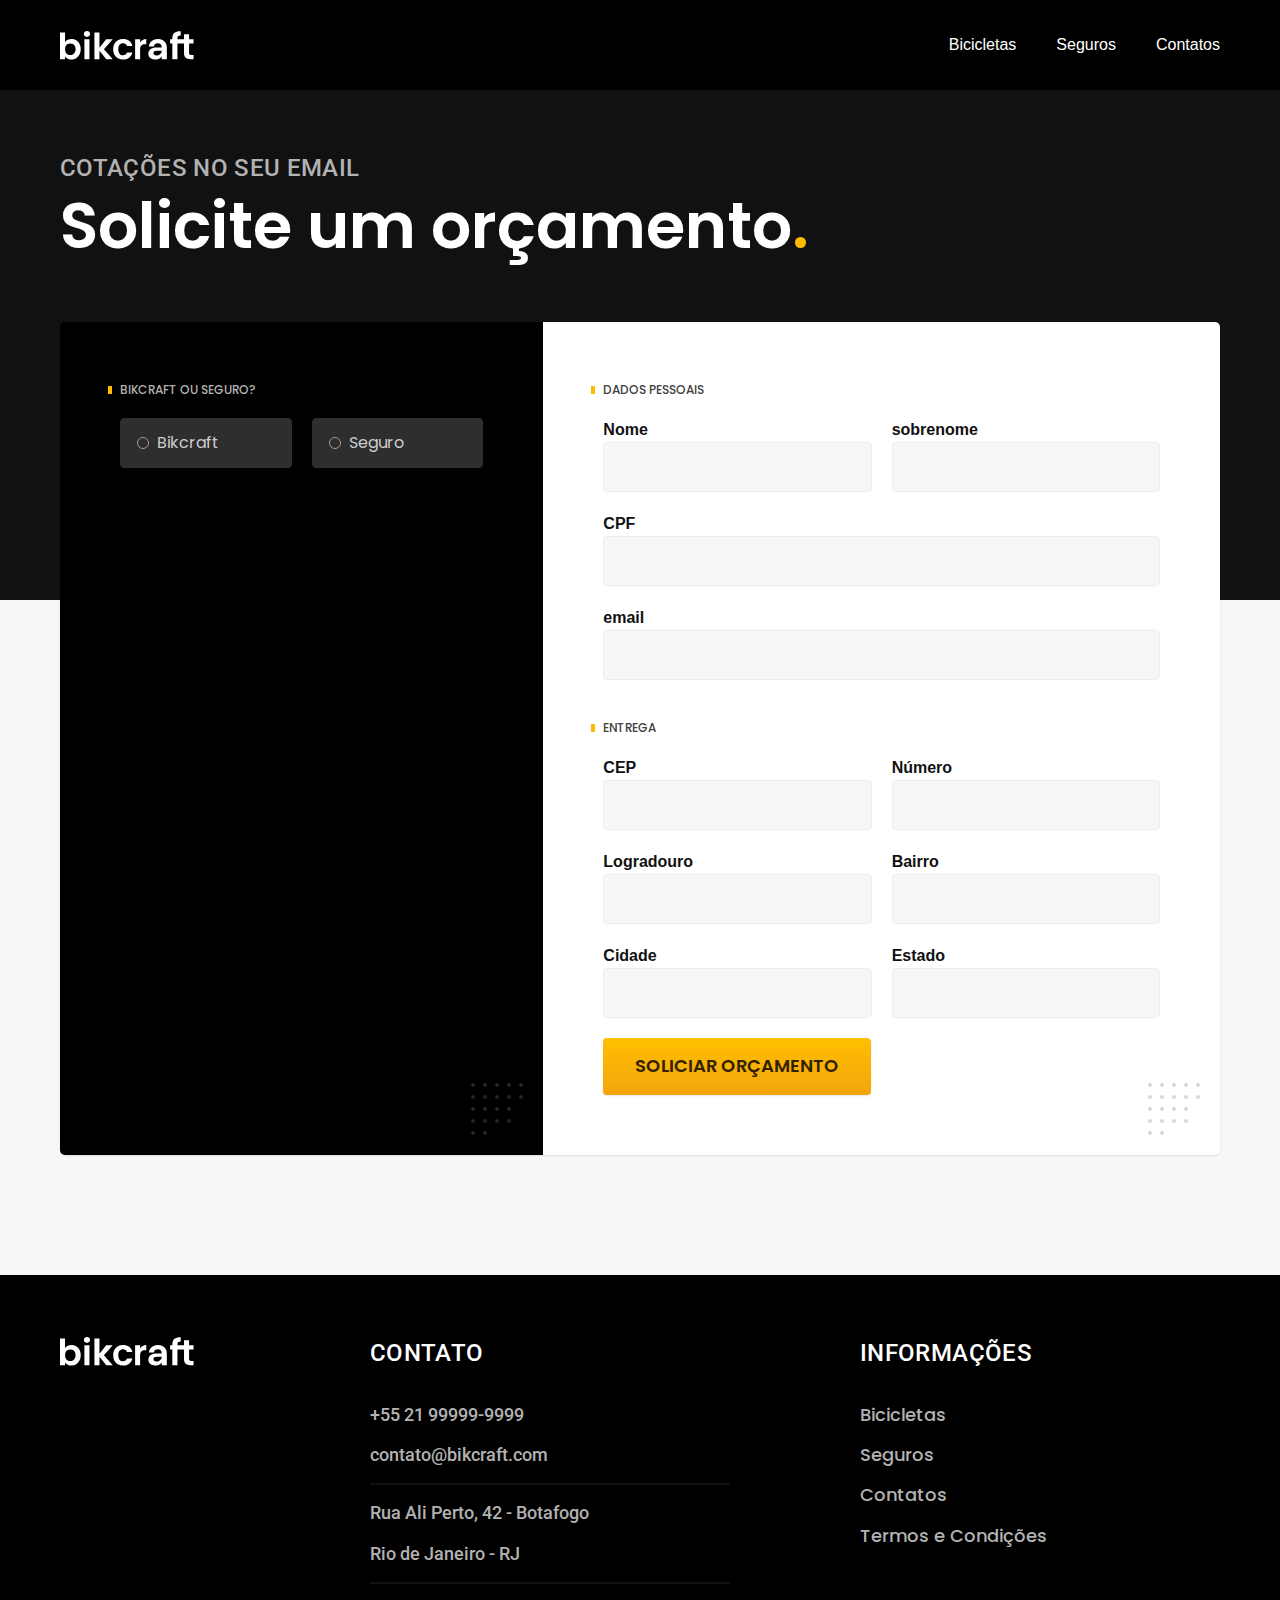
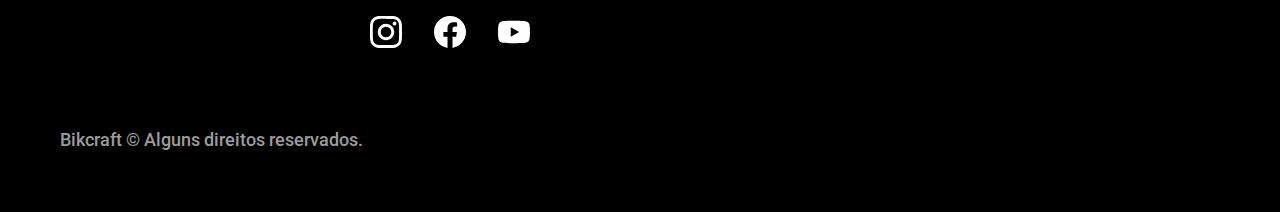
<file: orcamento.html>
<!DOCTYPE html>
<html lang="pt-br">

<head>
  <meta charset="UTF-8">
  <meta name="viewport" content="width=device-width, initial-scale=1.0">
  <meta name="description" content="Orçamento">

  <title> Orçamento | Bickraft</title>
  <link rel="stylesheet" href="./css/style.css">

  <link rel="preconnect" href="https://fonts.googleapis.com">
  <link rel="preconnect" href="https://fonts.gstatic.com" crossorigin>
  <link href="https://fonts.googleapis.com/css2?family=Fira+Sans:wght@400;700&family=Merriweather:ital,wght@1,900&family=Poppins:wght@400;600&family=Roboto:wght@400;500&display=swap" rel="stylesheet">
  <script> document.documentElement.classList.add("js"); </script>
</head>

<body id="orcamento">
  <header class="header-bg">
    <div class="header container">
      <a href="./">
        <img src="./img/bikcraft.svg" alt="Bickraft">
      </a>

      <nav aria-label="primaria">
        <ul class="header-menu cor-0">
          <li><a href="./bicicletas.html">Bicicletas</a></li>
          <li><a href="./seguros.html">Seguros</a></li>
          <li><a href="./contatos.html">Contatos</a></li>
        </ul>
      </nav>
    </div>
  </header>

  <main>
    <div class="titulo-bg">
      <div class="titulo container">
        <p class="font-2-l-b cor-5">Cotações no seu email</p>
        <h1 class="font-1-xxl cor-0">Solicite um orçamento<span class="cor-p1">.</span></h1>
      </div>
    </div>

    <form class="orcamento container" action="./">
      <div class="orcamento-produto">
        <h2 class="font-1-xs cor-5">Bikcraft ou Seguro?</h2>

        <input type="radio" name="tipo" value="bikcraft" id="bikcraft">
        <label for="bikcraft">Bikcraft</label>

        <input type="radio" name="tipo" value="seguro" id="seguro">
        <label for="seguro">Seguro</label>


        <div class="orcamento-conteudo" id="orcamento-bikcraft">
          <h2 class="font-1-xs cor-5">Escolha a sua</h2>

          <input type="radio" name="produto" value="nimbus" id="nimbus">
          <label for="nimbus">Nimbus Stark <span>R$ 4999</span></label>
          <div class="orcamento-detalhes">
            <ul class="font-1-xs cor-8">
              <li> <img src="./img/icones/eletrica.svg" alt="">Motor Elétrico</li>
              <li> <img src="./img/icones/carbono.svg" alt="">Fibra de Carbono</li>
              <li> <img src="./img/icones/velocidade.svg" alt="">50km/h</li>
              <li> <img src="./img/icones/rastreador.svg" alt="">Rastreador</li>
            </ul>
            <img src="./img/bicicletas/nimbus.jpg" alt="Bicicleta Preta">
          </div>

          <input type="radio" name="produto" value="magic" id="magic">
          <label for="magic">Magic Might <span>R$ 2499</span></label>
          <div class="orcamento-detalhes">
            <ul class="font-1-xs cor-8">
              <li> <img src="./img/icones/eletrica.svg" alt="">Motor Elétrico</li>
              <li> <img src="./img/icones/carbono.svg" alt="">Fibra de Carbono</li>
              <li> <img src="./img/icones/velocidade.svg" alt="">45km/h</li>
              <li> <img src="./img/icones/rastreador.svg" alt="">Rastreador</li>
            </ul>
            <img src="./img/bicicletas/magic.jpg" alt="Bicicleta Preta">
          </div>

          <input type="radio" name="produto" value="nebula" id="nebula">
          <label for="nebula">Nebula Cosmic <span>R$ 3999</span></label>
          <div class="orcamento-detalhes">
            <ul class="font-1-xs cor-8">
              <li> <img src="./img/icones/eletrica.svg" alt="">Motor Elétrico</li>
              <li> <img src="./img/icones/carbono.svg" alt="">Fibra de Carbono</li>
              <li> <img src="./img/icones/velocidade.svg" alt="">40km/h</li>
              <li> <img src="./img/icones/rastreador.svg" alt="">Rastreador</li>
            </ul>
            <img src="./img/bicicletas/nebula.jpg" alt="Bicicleta Branca">
          </div>

        </div>

        <div class="orcamento-conteudo" id="orcamento-seguro">
          <h2 class="font-1-xs cor-5">Escolha plano</h2>
          <input type="radio" name="produto" value="prata" id="prata">
          <label for="prata">Prata <span>R$ 199</span></label>

          <input type="radio" name="produto" value="ouro" id="ouro">
          <label for="ouro">Ouro <span>R$ 299</span></label>

        </div>

      </div>
      <div class="orcamento-dados form">
        <h2 class="font-1-xs cor-9 col-2">dados pessoais</h2>
        <div>
          <label for="nome">Nome</label>
          <input type="text" id="nome" name="nome">
        </div>

        <div>
          <label for="sobrenome">sobrenome</label>
          <input type="text" id="sobrenome" name="sobrenome">
        </div>

        <div class="col-2">
          <label for="cpf">CPF</label>
          <input type="text" id="cpf" name="cpf">
        </div>

        <div class="col-2">
          <label for="email">email</label>
          <input type="email" id="email" name="email">
        </div>

        <h2 class="font-1-xs cor-9 col-2">entrega</h2>

        <div>
          <label for="cep">CEP</label>
          <input type="text" id="cep" name="cep">
        </div>

        <div>
          <label for="numero">Número</label>
          <input type="text" id="numero" name="numero">
        </div>

        <div>
          <label for="logradouro">Logradouro</label>
          <input type="text" id="logradouro" name="logradouro">
        </div>

        <div>
          <label for="bairro">Bairro</label>
          <input type="text" id="bairro" name="bairro">
        </div>

        <div>
          <label for="cidade">Cidade</label>
          <input type="text" id="cidade" name="cidade">
        </div>

        <div>
          <label for="estado">Estado</label>
          <input type="text" id="estado" name="estado">
        </div>
        <button class="botao col-2">Soliciar Orçamento</button>
      </div>
    </form>
  </main>


  <footer class="footer-bg">
    <div class="footer container">
      <img src="./img/bikcraft.svg" alt="Logo">
      <div class="footer-contato">
        <h3 class="font-2-l-b cor-0">Contato</h3>
        <ul class="font-2-m cor-5">
          <li>
            <a href="tel:+5521999999999">+55 21 99999-9999</a>
          </li>
          <li>
            <a href="mailto:contato@bikcraft.com">contato@bikcraft.com</a>
          </li>
          <li> Rua Ali Perto, 42 - Botafogo</li>
          <li>Rio de Janeiro - RJ</li>
        </ul>
        <div class="footer-redes">
          <a href="./"> <img src="./img/redes/instagram.svg" alt=" Instagram"></a>
          <a href="./"> <img src="./img/redes/facebook.svg" alt="facebook"></a>
          <a href="./"> <img src="./img/redes/youtube.svg" alt="youtube"></a>
        </div>


      </div>
      <div class="footer-informacoes">
        <h3 class="font-2-l-b cor-0">Informações</h3>
        <nav>
          <ul class="font-1-m cor-5">
            <li><a href="./bicicletas.html">Bicicletas</a></li>
            <li><a href="./seguros.html">Seguros</a></li>
            <li><a href="./contatos.html">Contatos</a></li>
            <li><a href="./termos.html">Termos e Condições</a></li>
          </ul>
        </nav>
      </div>
      <p class="footer-copy font-2-m cor-6">Bikcraft © Alguns direitos reservados.</p>
    </div>

  </footer>

  <script src="./js/script.js"></script>
</body>


</html>
</file>
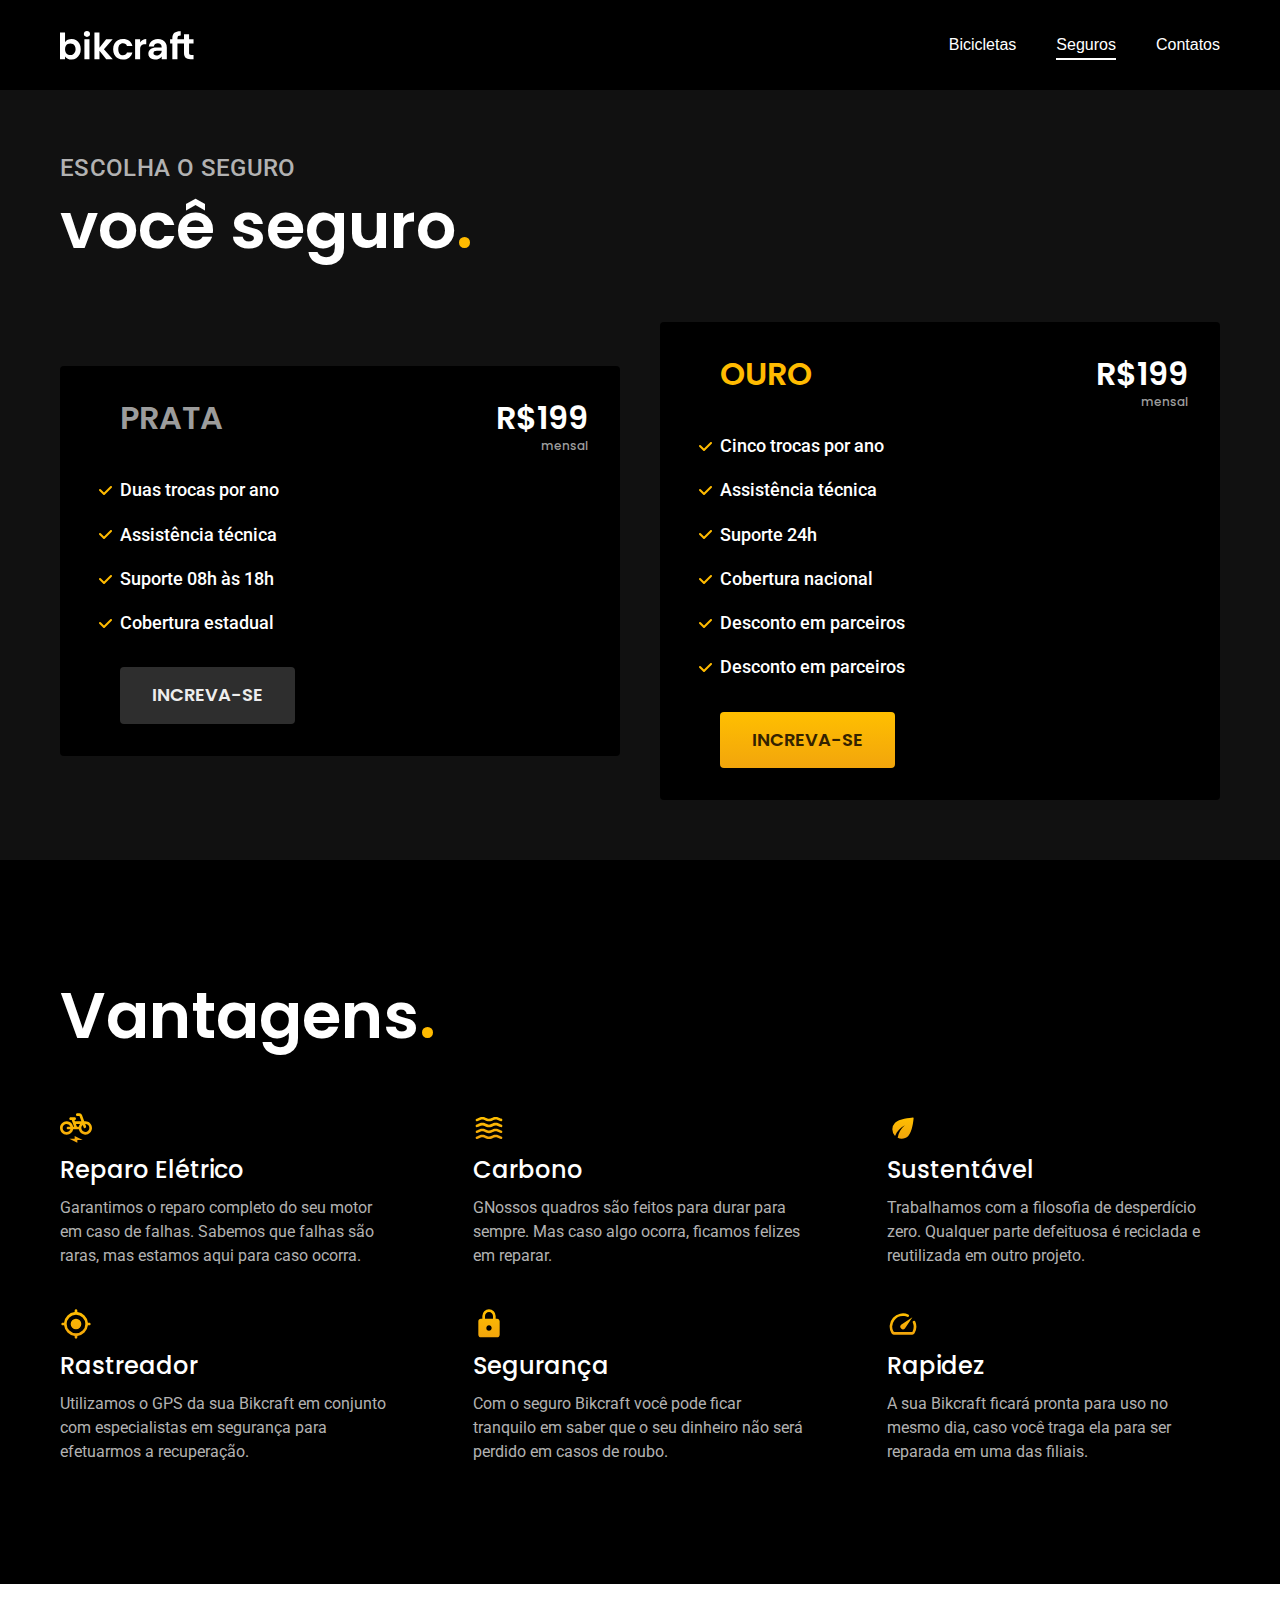
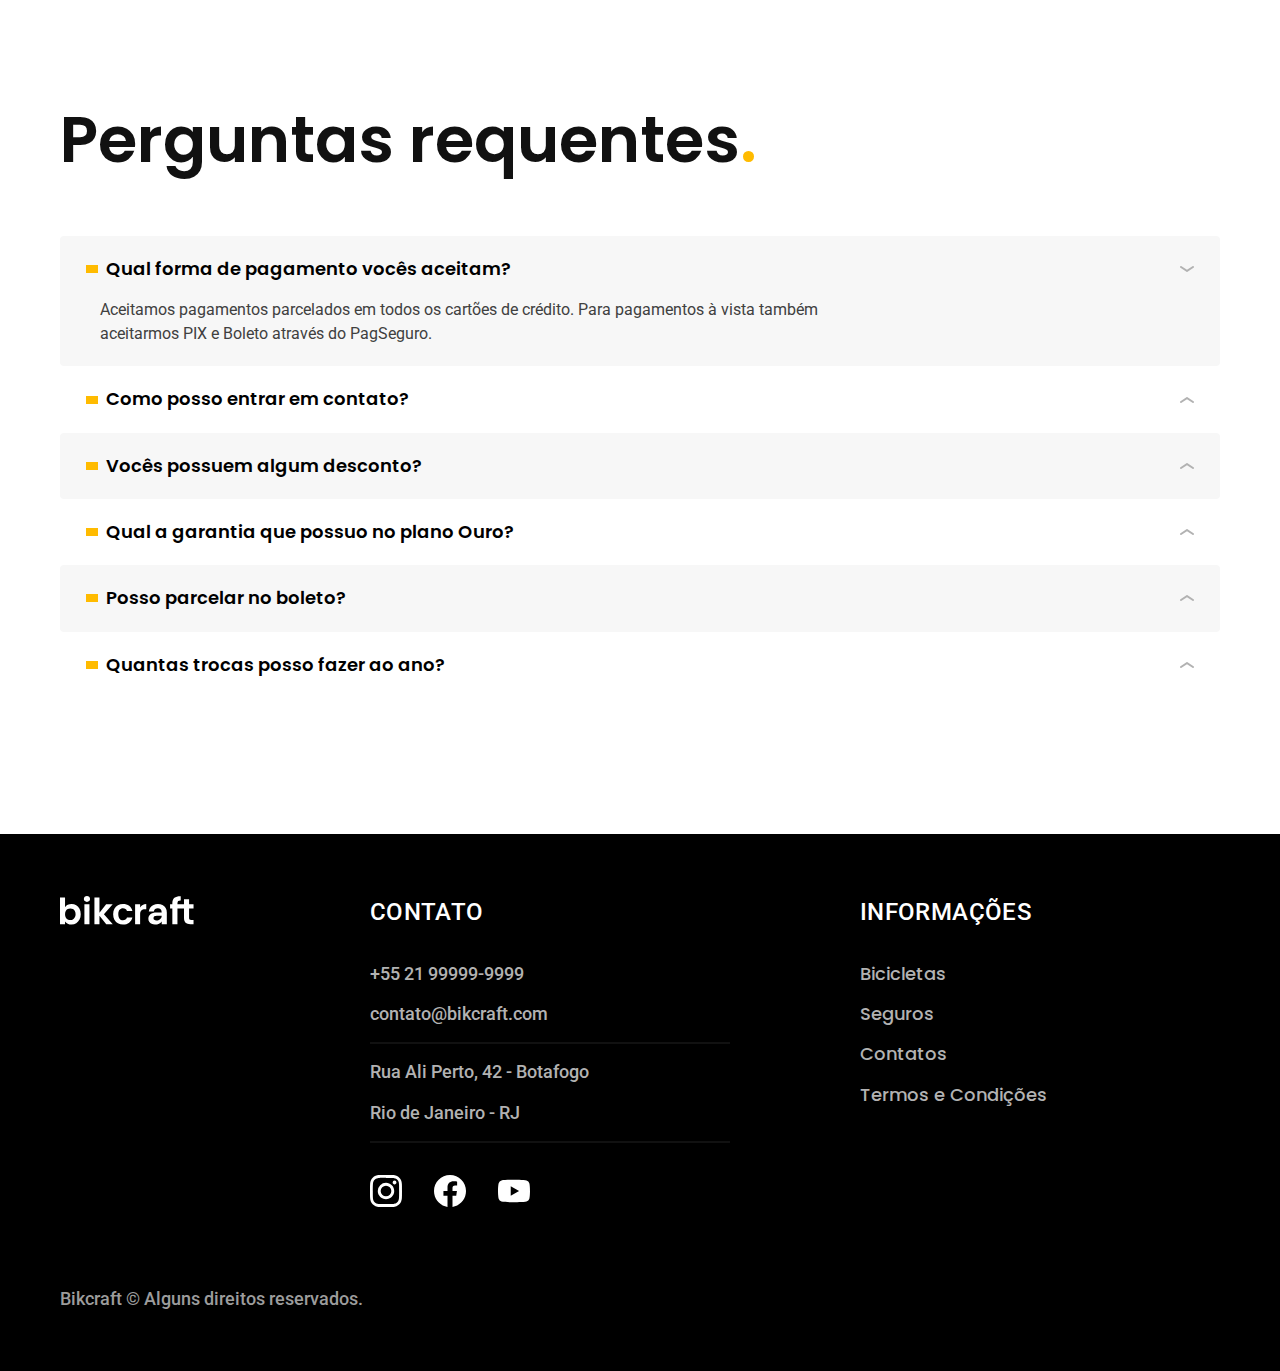
<file: seguros.html>
<!DOCTYPE html>
<html lang="pt-br">

<head>
  <meta charset="UTF-8">
  <meta name="viewport" content="width=device-width, initial-scale=1.0">
  <meta name="description" content="Seguros">

  <title> Seguros | Bickraft</title>
  <link rel="stylesheet" href="./css/style.css">

  <link rel="preconnect" href="https://fonts.googleapis.com">
  <link rel="preconnect" href="https://fonts.gstatic.com" crossorigin>
  <link href="https://fonts.googleapis.com/css2?family=Fira+Sans:wght@400;700&family=Merriweather:ital,wght@1,900&family=Poppins:wght@400;600&family=Roboto:wght@400;500&display=swap" rel="stylesheet">
  <script> document.documentElement.classList.add("js"); </script>
</head>

<body id="seguros">
  <header class="header-bg">
    <div class="header container">
      <a href="./">
        <img src="./img/bikcraft.svg" alt="Bickraft">
      </a>

      <nav aria-label="primaria">
        <ul class="header-menu cor-0">
          <li><a href="./bicicletas.html">Bicicletas</a></li>
          <li><a href="./seguros.html">Seguros</a></li>
          <li><a href="./contatos.html">Contatos</a></li>
        </ul>
      </nav>
    </div>
  </header>

  <main class="seguros-bg">
    <div class="titulo-bg">
      <div class="titulo container">
        <p class="font-2-l-b cor-5">Escolha o seguro</p>
        <h1 class="font-1-xxl cor-0">você seguro<span class="cor-p1">.</span></h1>
      </div>
    </div>

    <div class="seguros container">
      <div class="seguros-item fadeInLeft" data-anime="200">
        <h3 class="font-1-xl cor-6">PRATA</h3>
        <span class="font-1-xl cor-0">R$199 <span class="font-1-xs cor-6">mensal</span></span>
        <ul class="font-2-m cor-0">
          <li>Duas trocas por ano</li>
          <li>Assistência técnica</li>
          <li>Suporte 08h às 18h</li>
          <li>Cobertura estadual</li>
        </ul>
        <a class="botao secundario" href="./orcamento.html?tipo=seguro&produto=prata"> Increva-se</a>
      </div>

      <div class="seguros-item fadeInRight" data-anime="300">
        <h3 class="font-1-xl cor-p1">OURO</h3>
        <span class="font-1-xl cor-0">R$199 <span class="font-1-xs cor-6">mensal</span></span>
        <ul class="font-2-m cor-0">
          <li>Cinco trocas por ano</li>
          <li>Assistência técnica</li>
          <li>Suporte 24h</li>
          <li>Cobertura nacional</li>
          <li>Desconto em parceiros</li>
          <li>Desconto em parceiros</li>
        </ul>
        <a class="botao" href="./orcamento.html?tipo=seguro&produto=ouro"> Increva-se</a>
      </div>

    </div>



  </main>
  <article class="vantagens-bg">
    <div class="vantagens container">
      <h2 class="font-1-xxl cor-0">Vantagens<span class="cor-p1">.</span></h2>
      <ul>
        <li>
          <img src="./img/icones/eletrica.svg" alt="">
          <h3 class="font-1-l cor-0">Reparo Elétrico</h3>
          <p class="font-2-s cor-5">Garantimos o reparo completo do seu motor em caso de falhas. Sabemos que falhas são raras, mas estamos aqui para caso ocorra. </p>
        </li>


        <li>
          <img src="./img/icones/carbono.svg" alt="">
          <h3 class="font-1-l cor-0">Carbono</h3>
          <p class="font-2-s cor-5">GNossos quadros são feitos para durar para sempre. Mas caso algo ocorra, ficamos felizes em reparar. </p>
        </li>

        <li>
          <img src="./img/icones/sustentavel.svg" alt="">
          <h3 class="font-1-l cor-0">Sustentável</h3>
          <p class="font-2-s cor-5">Trabalhamos com a filosofia de desperdício zero. Qualquer parte defeituosa é reciclada e reutilizada em outro projeto.</p>
        </li>

        <li>
          <img src="./img/icones/rastreador.svg" alt="">
          <h3 class="font-1-l cor-0">Rastreador</h3>
          <p class="font-2-s cor-5">Utilizamos o GPS da sua Bikcraft em conjunto com especialistas em segurança para efetuarmos a recuperação. </p>
        </li>
        <li>
          <img src="./img/icones/seguro.svg" alt="">
          <h3 class="font-1-l cor-0">Segurança</h3>
          <p class="font-2-s cor-5">Com o seguro Bikcraft você pode ficar tranquilo em saber que o seu dinheiro não será perdido em casos de roubo. </p>
        </li>

        <li>
          <img src="./img/icones/velocidade.svg" alt="">
          <h3 class="font-1-l cor-0">Rapidez</h3>
          <p class="font-2-s cor-5">A sua Bikcraft ficará pronta para uso no mesmo dia, caso você traga ela para ser reparada em uma das filiais. </p>
        </li>



      </ul>
    </div>
  </article>
  <article class="perguntas container">
    <h2 class="font-1-xxl"> Perguntas requentes<span class="cor-p1">.</span></h2>
    <dl>
      <div>
        <dt><button class="font-1-m-b" aria-controls="pergunta1" aria-expanded="true">Qual forma de pagamento vocês aceitam?</button></dt>
        <dd id="pergunta1" class="font-2-s cor-9 ativa">Aceitamos pagamentos parcelados em todos os cartões de crédito. Para pagamentos à vista também aceitarmos PIX e Boleto através do PagSeguro.</dd>
      </div>

      <div>
        <dt><button class="font-1-m-b" aria-controls="pergunta2" aria-expanded="false"> Como posso entrar em contato? </button></dt>
        <dd id="pergunta2" class="font-2-s cor-9">temos o numero telefonico 21 9999-9999 e as redes socias @bikcraft</dd>
      </div>

      <div>
        <dt><button class="font-1-m-b" aria-controls="pergunta3" aria-expanded="false">Vocês possuem algum desconto? </button></dt>
        <dd id="pergunta3" class="font-2-s cor-9">Sim, 10% no pagamento avista via Pix e 5% no cartão de debito</dd>
      </div>

      <div>
        <dt><button class="font-1-m-b" aria-controls="pergunta4" aria-expanded="false">Qual a garantia que possuo no plano Ouro?</button></dt>
        <dd id="pergunta4" class="font-2-s cor-9">No plano Ouro você possue Assistência especial,Suporte 24h e Cobertura nacional</dd>
      </div>

      <div>
        <dt><button class="font-1-m-b" aria-controls="pergunta5" aria-expanded="false">Posso parcelar no boleto? </button></dt>
        <dd id="pergunta5" class="font-2-s cor-9">Sim aceitamos pagamentos no Boleto através do PagSeguro.</dd>
      </div>

      <div>
        <dt><button class="font-1-m-b" aria-controls="pergunta6" aria-expanded="false">Quantas trocas posso fazer ao ano? </button></dt>
        <dd id="pergunta6" class="font-2-s cor-9">No plano ouro 5 trocas e no plano Prata 2 trocas por ano.</dd>
      </div>


    </dl>

  </article>


  <footer class="footer-bg">
    <div class="footer container">
      <img src="./img/bikcraft.svg" alt="Logo">
      <div class="footer-contato">
        <h3 class="font-2-l-b cor-0">Contato</h3>
        <ul class="font-2-m cor-5">
          <li>
            <a href="tel:+5521999999999">+55 21 99999-9999</a>
          </li>
          <li>
            <a href="mailto:contato@bikcraft.com">contato@bikcraft.com</a>
          </li>
          <li> Rua Ali Perto, 42 - Botafogo</li>
          <li>Rio de Janeiro - RJ</li>
        </ul>
        <div class="footer-redes">
          <a href="./"> <img src="./img/redes/instagram.svg" alt=" Instagram"></a>
          <a href="./"> <img src="./img/redes/facebook.svg" alt="facebook"></a>
          <a href="./"> <img src="./img/redes/youtube.svg" alt="youtube"></a>
        </div>


      </div>
      <div class="footer-informacoes">
        <h3 class="font-2-l-b cor-0">Informações</h3>
        <nav>
          <ul class="font-1-m cor-5">
            <li><a href="./bicicletas.html">Bicicletas</a></li>
            <li><a href="./seguros.html">Seguros</a></li>
            <li><a href="./contatos.html">Contatos</a></li>
            <li><a href="./termos.html">Termos e Condições</a></li>
          </ul>
        </nav>
      </div>
      <p class="footer-copy font-2-m cor-6">Bikcraft © Alguns direitos reservados.</p>
    </div>

  </footer>

  <script src="./js/plugins/simple-anime.js"></script>
  <script src="./js/script.js"></script>
</body>


</html>
</file>
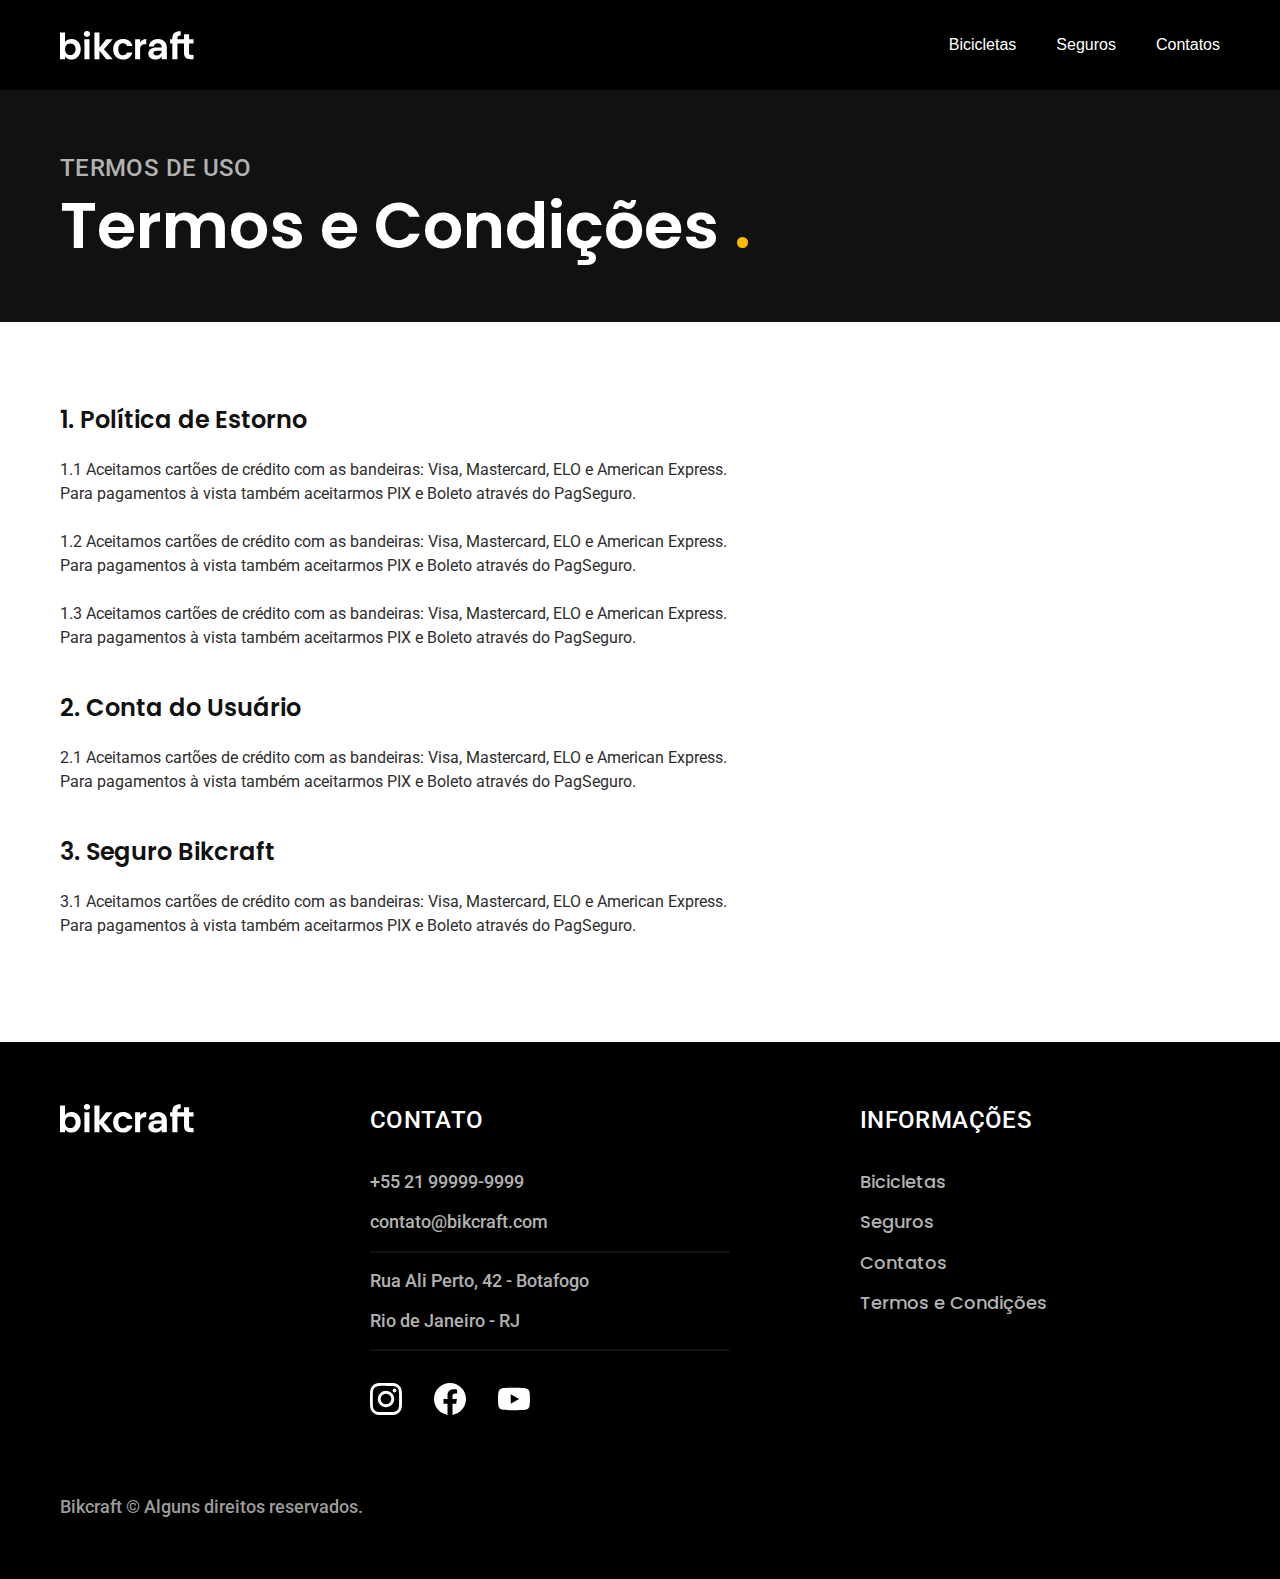
<file: termos.html>
<!DOCTYPE html>
<html lang="pt-br">

<head>
  <meta charset="UTF-8">
  <meta name="viewport" content="width=device-width, initial-scale=1.0">
  <meta name="description" content="Termos e Condições">

  <title> Termos e Condições | Bickraft</title>
  <link rel="stylesheet" href="./css/style.css">

  <link rel="preconnect" href="https://fonts.googleapis.com">
  <link rel="preconnect" href="https://fonts.gstatic.com" crossorigin>
  <link href="https://fonts.googleapis.com/css2?family=Fira+Sans:wght@400;700&family=Merriweather:ital,wght@1,900&family=Poppins:wght@400;600&family=Roboto:wght@400;500&display=swap" rel="stylesheet">
  <script> document.documentElement.classList.add("js"); </script>
</head>

<body id="termos">
  <header class="header-bg">
    <div class="header container">
      <a href="./">
        <img src="./img/bikcraft.svg" alt="Bickraft">
      </a>

      <nav aria-label="primaria">
        <ul class="header-menu cor-0">
          <li><a href="./bicicletas.html">Bicicletas</a></li>
          <li><a href="./seguros.html">Seguros</a></li>
          <li><a href="./contatos.html">Contatos</a></li>
        </ul>
      </nav>
    </div>
  </header>

  <main>
    <div class="titulo-bg">
      <div class="titulo container">
        <p class="font-2-l-b cor-5">Termos de uso</p>
        <h1 class="font-1-xxl cor-0"> Termos e Condições <span class="cor-p1">.</span></h1>
      </div>

    </div>
    <div class="termos font-2-s cor-10 container">
      <h2 class="font-1-l cor-11">1. Política de Estorno</h2>
      <p>1.1 Aceitamos cartões de crédito com as bandeiras: Visa, Mastercard, ELO e American Express. Para pagamentos à vista também aceitarmos PIX e Boleto através do PagSeguro.</p>

      <p>1.2 Aceitamos cartões de crédito com as bandeiras: Visa, Mastercard, ELO e American Express. Para pagamentos à vista também aceitarmos PIX e Boleto através do PagSeguro.</p>

      <p>1.3 Aceitamos cartões de crédito com as bandeiras: Visa, Mastercard, ELO e American Express. Para pagamentos à vista também aceitarmos PIX e Boleto através do PagSeguro.</p>

      <h2 class="font-1-l cor-11">2. Conta do Usuário</h2>
      <p>2.1 Aceitamos cartões de crédito com as bandeiras: Visa, Mastercard, ELO e American Express. Para pagamentos à vista também aceitarmos PIX e Boleto através do PagSeguro.</p>

      <h2 class="font-1-l cor-11">3. Seguro Bikcraft</h2>
      <p>3.1 Aceitamos cartões de crédito com as bandeiras: Visa, Mastercard, ELO e American Express. Para pagamentos à vista também aceitarmos PIX e Boleto através do PagSeguro.</p>
    </div>
  </main>


  <footer class="footer-bg">
    <div class="footer container">
      <img src="./img/bikcraft.svg" alt="Logo">
      <div class="footer-contato">
        <h3 class="font-2-l-b cor-0">Contato</h3>
        <ul class="font-2-m cor-5">
          <li>
            <a href="tel:+5521999999999">+55 21 99999-9999</a>
          </li>
          <li>
            <a href="mailto:contato@bikcraft.com">contato@bikcraft.com</a>
          </li>
          <li> Rua Ali Perto, 42 - Botafogo</li>
          <li>Rio de Janeiro - RJ</li>
        </ul>
        <div class="footer-redes">
          <a href="./"> <img src="./img/redes/instagram.svg" alt=" Instagram"></a>
          <a href="./"> <img src="./img/redes/facebook.svg" alt="facebook"></a>
          <a href="./"> <img src="./img/redes/youtube.svg" alt="youtube"></a>
        </div>


      </div>
      <div class="footer-informacoes">
        <h3 class="font-2-l-b cor-0">Informações</h3>
        <nav>
          <ul class="font-1-m cor-5">
            <li><a href="./bicicletas.html">Bicicletas</a></li>
            <li><a href="./seguros.html">Seguros</a></li>
            <li><a href="./contatos.html">Contatos</a></li>
            <li><a href="./termos.html">Termos e Condições</a></li>
          </ul>
        </nav>
      </div>
      <p class="footer-copy font-2-m cor-6">Bikcraft © Alguns direitos reservados.</p>
    </div>

  </footer>

  <script src="./js/script.js"></script>
</body>


</html>
</file>
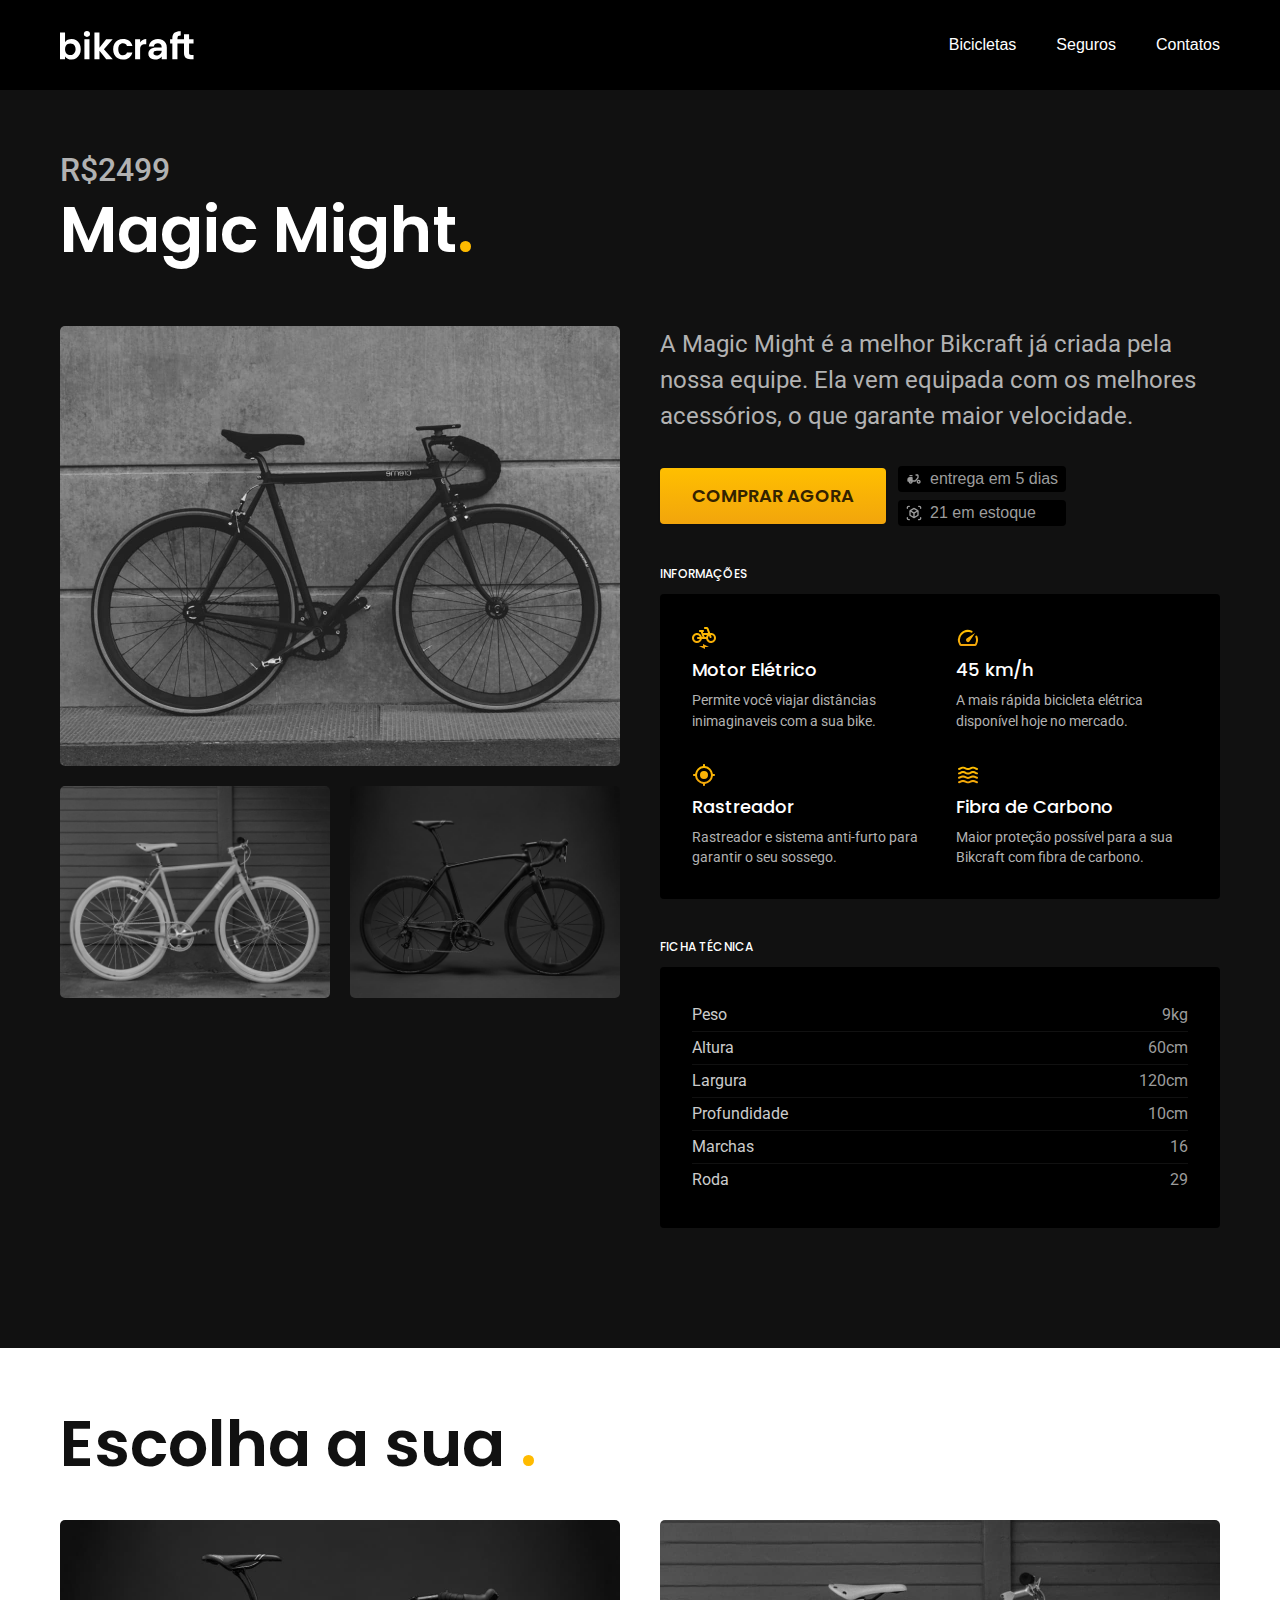
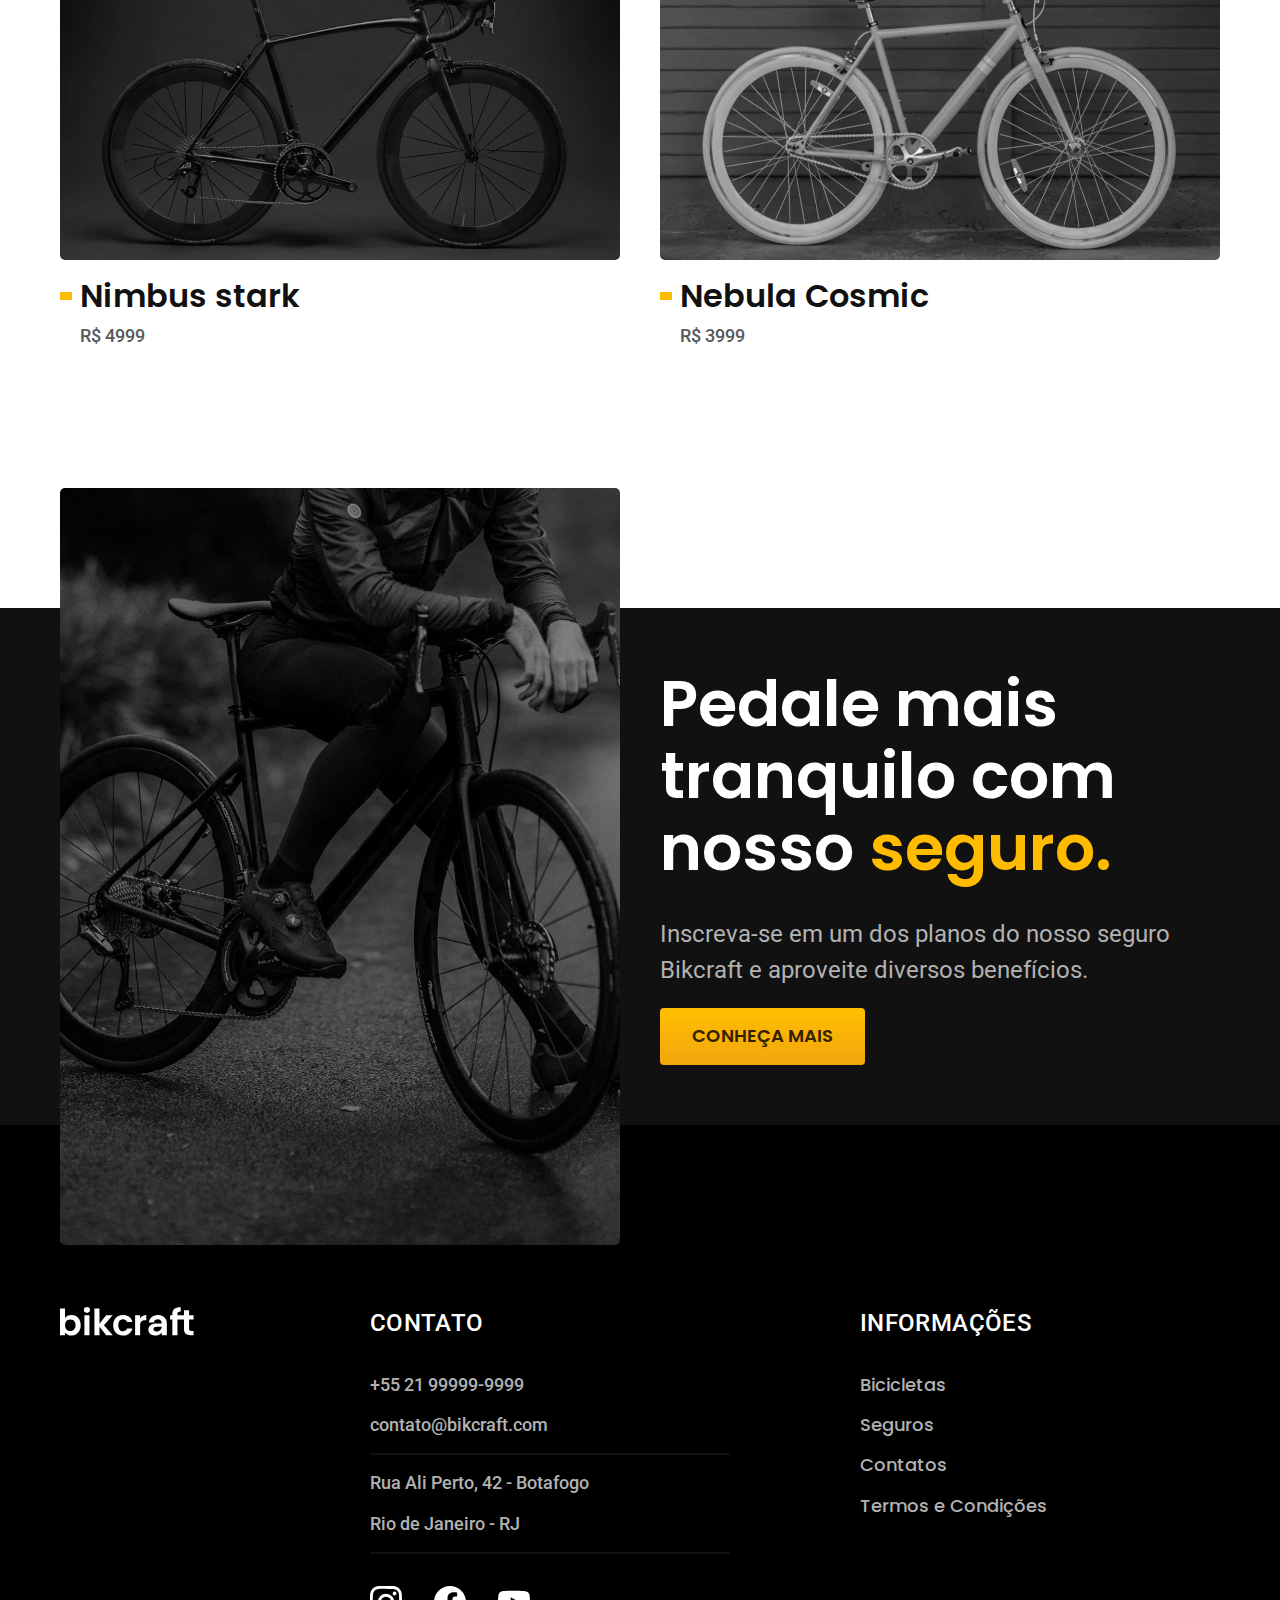
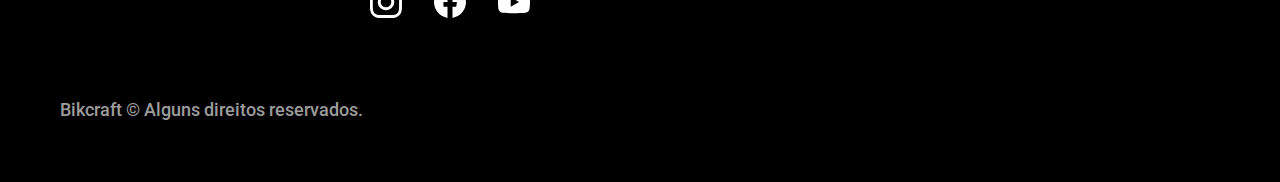
<file: bicicletas/magic.html>
<!DOCTYPE html>
<html lang="pt-br">

<head>
  <meta charset="UTF-8">
  <meta name="viewport" content="width=device-width, initial-scale=1.0">
  <meta name="description" content="bicicleta Magic">

  <title> Magic | Bickraft</title>
  <link rel="stylesheet" href="../css/style.css">

  <link rel="preconnect" href="https://fonts.googleapis.com">
  <link rel="preconnect" href="https://fonts.gstatic.com" crossorigin>
  <link href="https://fonts.googleapis.com/css2?family=Fira+Sans:wght@400;700&family=Merriweather:ital,wght@1,900&family=Poppins:wght@400;600&family=Roboto:wght@400;500&display=swap" rel="stylesheet">
  <script> document.documentElement.classList.add("js"); </script>
</head>

<body id="bicicleta">
  <header class="header-bg">
    <div class="header container">
      <a href="../">
        <img src="../img/bikcraft.svg" alt="Bickraft">
      </a>

      <nav aria-label="primaria">
        <ul class="header-menu cor-0">
          <li><a href="../bicicletas.html">Bicicletas</a></li>
          <li><a href="../seguros.html">Seguros</a></li>
          <li><a href="../contatos.html">Contatos</a></li>
        </ul>
      </nav>
    </div>
  </header>

  <main class="titulo-bg">
    <div>
      <div class="titulo container">
        <p class="font-2-xl cor-5"> R$2499</p>
        <h1 class="font-1-xxl cor-0"> Magic Might<span class="cor-p1">.</span></h1>
      </div>
    </div>
    <div class="bicicleta container">
      <div class="bicicleta-imagens">
        <img src="../img/bicicleta/nimbus2.jpg" alt="">
        <img src="../img/bicicleta/nimbus3.jpg" alt="">
        <img src="../img/bicicleta/nimbus1.jpg" alt="">
      </div>
      <div class="bicicleta-conteudo">
        <p class="font-2-l cor-5">A Magic Might é a melhor Bikcraft já criada pela nossa equipe. Ela vem equipada com os melhores acessórios, o que garante maior velocidade.</p>
        <div class="bicicleta-comprar">
          <a class="botao" href="../orcamento.html?tipo=bikcraft&produto=magic">Comprar Agora</a>
          <span class="font 1-xs cor-6"><img src="../img/icones/entrega.svg" alt="">entrega em 5 dias</span>
          <span class="font 1-xs cor-6"><img src="../img/icones/estoque.svg" alt="">21 em estoque</span>

        </div>
        <h2 class="font-1-xs cor-0">Informações</h2>
        <ul class="bicicleta-informacoes">
          <li>
            <img src="../img/icones/eletrica.svg" alt="">
            <h3 class="font-1-m cor-0">Motor Elétrico</h3>
            <p class="font-2-xs cor-5">Permite você viajar distâncias inimaginaveis com a sua bike.</p>
          </li>

          <li>
            <img src="../img/icones/velocidade.svg" alt="">
            <h3 class="font-1-m cor-0">45 km/h</h3>
            <p class="font-2-xs cor-5">A mais rápida bicicleta elétrica disponível hoje no mercado.</p>
          </li>

          <li>
            <img src="../img/icones/rastreador.svg" alt="">
            <h3 class="font-1-m cor-0">Rastreador</h3>
            <p class="font-2-xs cor-5">Rastreador e sistema anti-furto para garantir o seu sossego.</p>
          </li>

          <li>
            <img src="../img/icones/carbono.svg" alt="">
            <h3 class="font-1-m cor-0">Fibra de Carbono</h3>
            <p class="font-2-xs cor-5">Maior proteção possível para a sua Bikcraft com fibra de carbono.</p>
          </li>
        </ul>

        <h2 class="font-1-xs cor-0">Ficha Técnica</h2>
        <ul class="bicicleta-ficha font-2-s cor-4">
          <li>Peso <span>9kg</span></li>
          <li>Altura <span>60cm</span></li>
          <li>Largura <span>120cm</span></li>
          <li>Profundidade <span>10cm</span></li>
          <li> Marchas <span>16</span></li>
          <li> Roda<span>29</span></li>
        </ul>
      </div>
    </div>
  </main>
  <article class="bicicletas-lista container">
    <h2 class="font-1-xxl"> Escolha a sua <span class="cor-p1"> . </span></h2>

    <ul>
      <li>
        <a href="./nimbus.html">
          <img src="../img/bicicletas/nimbus.jpg" alt="bicicleta preta">
          <h3 class="font-1-xl">Nimbus stark</h3>
          <span class="font-2-m cor-8">R$ 4999</span>
        </a>
      </li>
      <li>
        <a href="./nebula.html">
          <img src="../img/bicicletas/nebula.jpg" alt="bicicleta preta">
          <h3 class="font-1-xl">Nebula Cosmic</h3>
          <span class="font-2-m cor-8">R$ 3999</span>
        </a>
      </li>
    </ul>
  </article>

  <article class="seguro-bg">
    <div class="seguro container">
      <div class="seguro-imagem">
        <img src="../img/fotos/seguros.jpg" alt="Pessoa parada em cima de uma bicicleta ">
      </div>
      <div class="seguro-conteudo">
        <h2 class="font-1-xxl cor-0">Pedale mais tranquilo com nosso <span class="cor-p1">seguro.</span> </h2>
        <p class="font-2-l cor-5">Inscreva-se em um dos planos do nosso seguro Bikcraft e aproveite diversos benefícios.</p>
        <a class="botao" href="../seguros.html">Conheça mais</a>
      </div>
    </div>

  </article>

  <footer class="footer-bg">
    <div class="footer container">
      <img src="../img/bikcraft.svg" alt="Logo">
      <div class="footer-contato">
        <h3 class="font-2-l-b cor-0">Contato</h3>
        <ul class="font-2-m cor-5">
          <li>
            <a href="tel:+5521999999999">+55 21 99999-9999</a>
          </li>
          <li>
            <a href="mailto:contato@bikcraft.com">contato@bikcraft.com</a>
          </li>
          <li> Rua Ali Perto, 42 - Botafogo</li>
          <li>Rio de Janeiro - RJ</li>
        </ul>
        <div class="footer-redes">
          <a href="../"> <img src="../img/redes/instagram.svg" alt=" Instagram"></a>
          <a href="../"> <img src="../img/redes/facebook.svg" alt="facebook"></a>
          <a href="../"> <img src="../img/redes/youtube.svg" alt="youtube"></a>
        </div>


      </div>
      <div class="footer-informacoes">
        <h3 class="font-2-l-b cor-0">Informações</h3>
        <nav>
          <ul class="font-1-m cor-5">
            <li><a href="../bicicletas.html">Bicicletas</a></li>
            <li><a href="../seguros.html">Seguros</a></li>
            <li><a href="../contatos.html">Contatos</a></li>
            <li><a href="../termos.html">Termos e Condições</a></li>
          </ul>
        </nav>
      </div>
      <p class="footer-copy font-2-m cor-6">Bikcraft © Alguns direitos reservados.</p>
    </div>

  </footer>

  <script src="../js/script.js"></script>
</body>


</html>
</file>
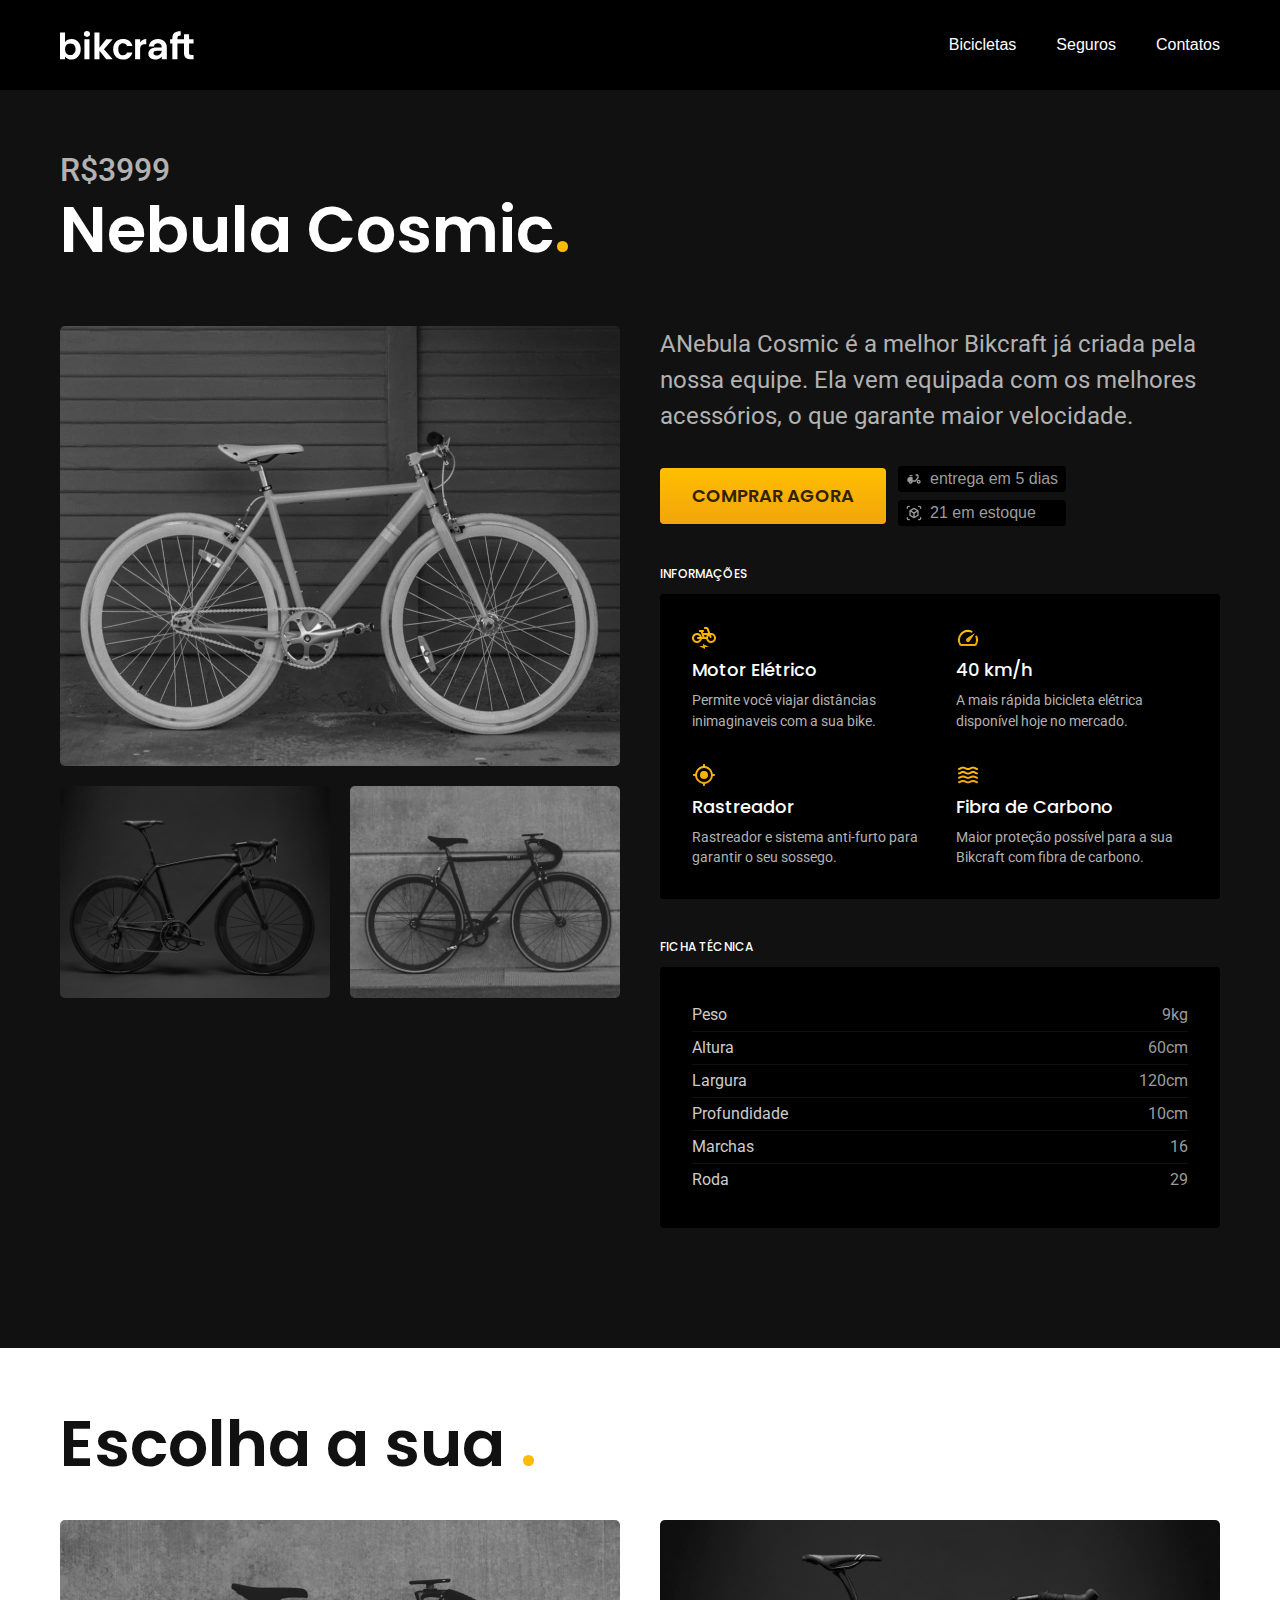
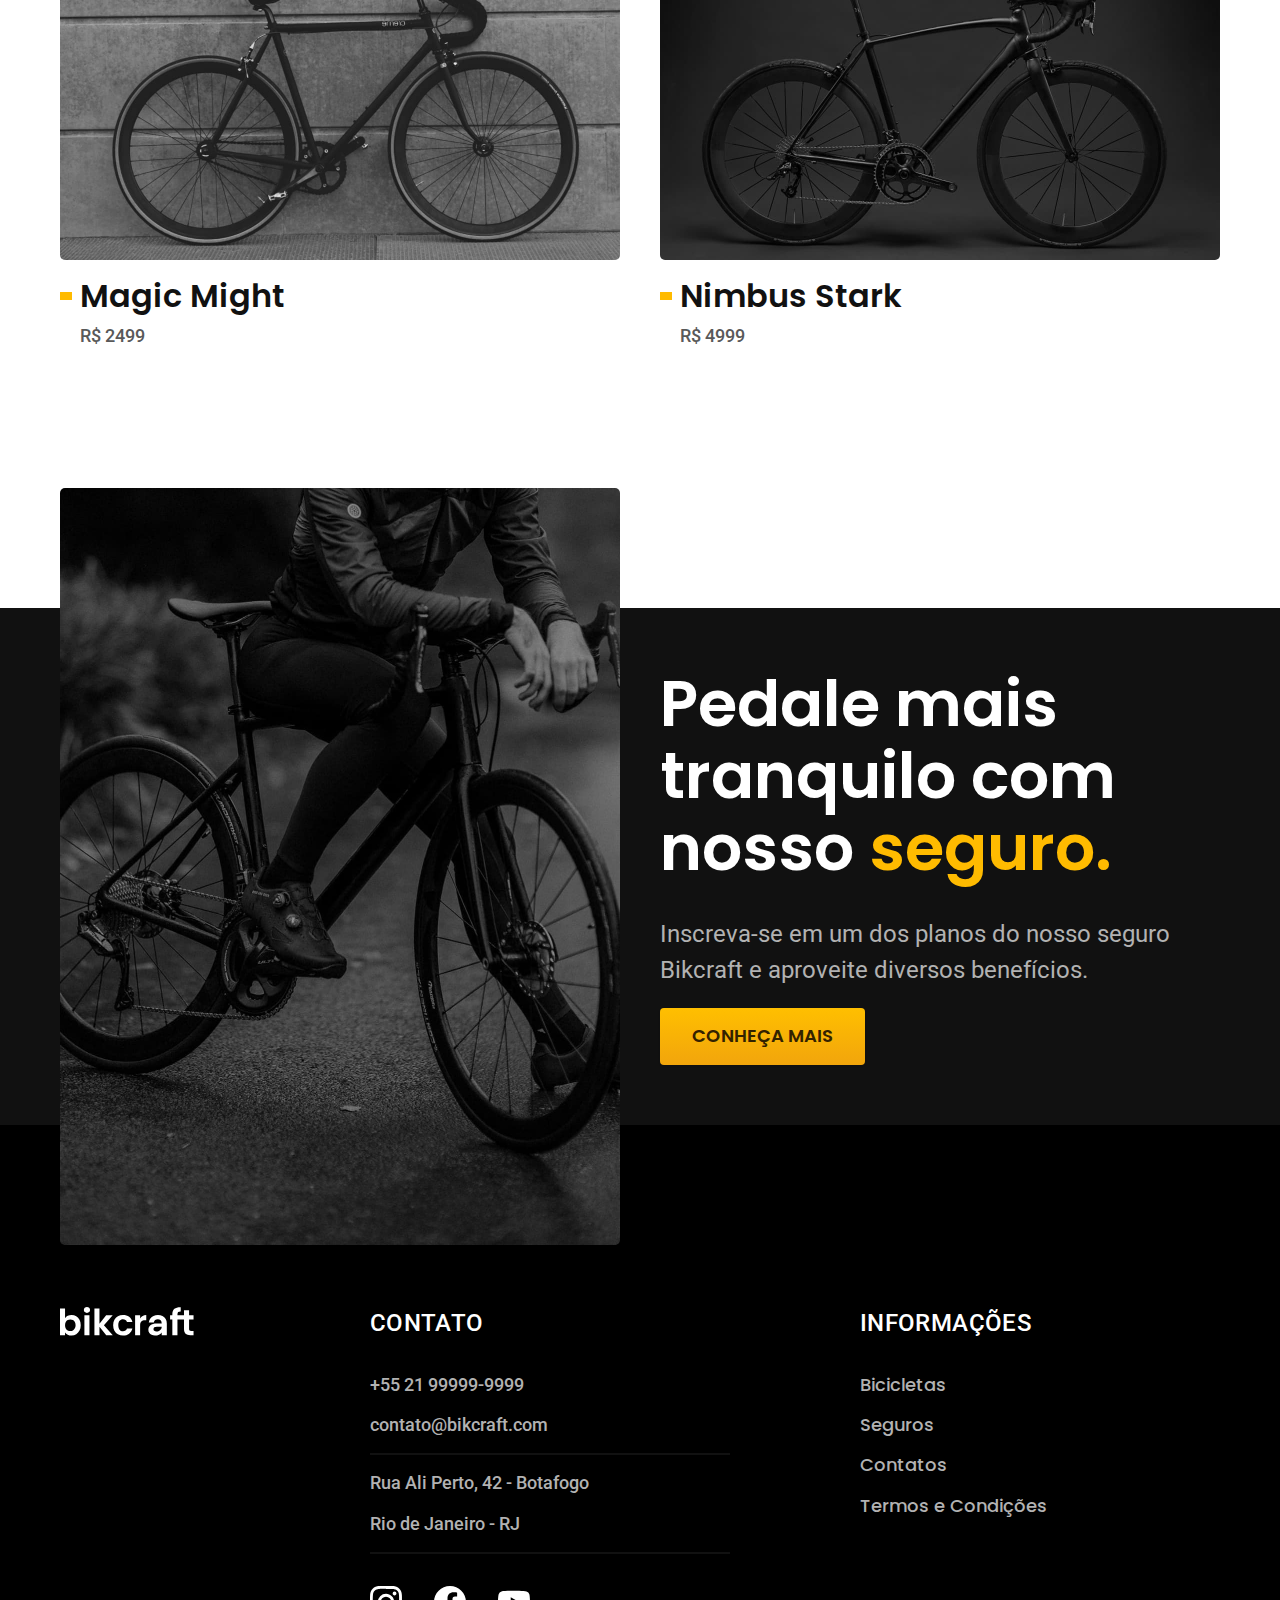
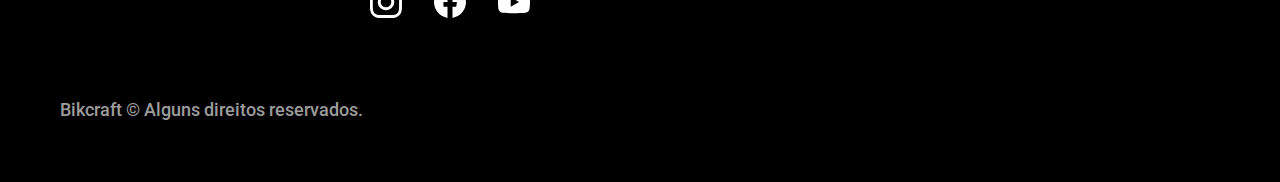
<file: bicicletas/nebula.html>
<!DOCTYPE html>
<html lang="pt-br">

<head>
  <meta charset="UTF-8">
  <meta name="viewport" content="width=device-width, initial-scale=1.0">
  <meta name="description" content="bicicleta Nebula">

  <title> Nebula | Bickraft</title>
  <link rel="stylesheet" href="../css/style.css">

  <link rel="preconnect" href="https://fonts.googleapis.com">
  <link rel="preconnect" href="https://fonts.gstatic.com" crossorigin>
  <link href="https://fonts.googleapis.com/css2?family=Fira+Sans:wght@400;700&family=Merriweather:ital,wght@1,900&family=Poppins:wght@400;600&family=Roboto:wght@400;500&display=swap" rel="stylesheet">
  <script> document.documentElement.classList.add("js"); </script>
</head>

<body id="bicicleta">
  <header class="header-bg">
    <div class="header container">
      <a href="../">
        <img src="../img/bikcraft.svg" alt="Bickraft">
      </a>

      <nav aria-label="primaria">
        <ul class="header-menu cor-0">
          <li><a href="../bicicletas.html">Bicicletas</a></li>
          <li><a href="../seguros.html">Seguros</a></li>
          <li><a href="../contatos.html">Contatos</a></li>
        </ul>
      </nav>
    </div>
  </header>

  <main class="titulo-bg">
    <div>
      <div class="titulo container">
        <p class="font-2-xl cor-5"> R$3999</p>
        <h1 class="font-1-xxl cor-0">Nebula Cosmic<span class="cor-p1">.</span></h1>
      </div>
    </div>
    <div class="bicicleta container">
      <div class="bicicleta-imagens">
        <img src="../img/bicicleta/nimbus3.jpg" alt="">
        <img src="../img/bicicleta/nimbus1.jpg" alt="">
        <img src="../img/bicicleta/nimbus2.jpg" alt="">
      </div>
      <div class="bicicleta-conteudo">
        <p class="font-2-l cor-5">ANebula Cosmic é a melhor Bikcraft já criada pela nossa equipe. Ela vem equipada com os melhores acessórios, o que garante maior velocidade.</p>
        <div class="bicicleta-comprar">
          <a class="botao" href="../orcamento.html?tipo=bikcraft&produto=nebula">Comprar Agora</a>
          <span class="font 1-xs cor-6"><img src="../img/icones/entrega.svg" alt="">entrega em 5 dias</span>
          <span class="font 1-xs cor-6"><img src="../img/icones/estoque.svg" alt="">21 em estoque</span>

        </div>
        <h2 class="font-1-xs cor-0">Informações</h2>
        <ul class="bicicleta-informacoes">
          <li>
            <img src="../img/icones/eletrica.svg" alt="">
            <h3 class="font-1-m cor-0">Motor Elétrico</h3>
            <p class="font-2-xs cor-5">Permite você viajar distâncias inimaginaveis com a sua bike.</p>
          </li>

          <li>
            <img src="../img/icones/velocidade.svg" alt="">
            <h3 class="font-1-m cor-0">40 km/h</h3>
            <p class="font-2-xs cor-5">A mais rápida bicicleta elétrica disponível hoje no mercado.</p>
          </li>

          <li>
            <img src="../img/icones/rastreador.svg" alt="">
            <h3 class="font-1-m cor-0">Rastreador</h3>
            <p class="font-2-xs cor-5">Rastreador e sistema anti-furto para garantir o seu sossego.</p>
          </li>

          <li>
            <img src="../img/icones/carbono.svg" alt="">
            <h3 class="font-1-m cor-0">Fibra de Carbono</h3>
            <p class="font-2-xs cor-5">Maior proteção possível para a sua Bikcraft com fibra de carbono.</p>
          </li>
        </ul>

        <h2 class="font-1-xs cor-0">Ficha Técnica</h2>
        <ul class="bicicleta-ficha font-2-s cor-4">
          <li>Peso <span>9kg</span></li>
          <li>Altura <span>60cm</span></li>
          <li>Largura <span>120cm</span></li>
          <li>Profundidade <span>10cm</span></li>
          <li> Marchas <span>16</span></li>
          <li> Roda<span>29</span></li>
        </ul>
      </div>
    </div>
  </main>
  <article class="bicicletas-lista container">
    <h2 class="font-1-xxl"> Escolha a sua <span class="cor-p1"> . </span></h2>

    <ul>
      <li>
        <a href="./magic.html">
          <img src="../img/bicicletas/magic.jpg" alt="bicicleta preta">
          <h3 class="font-1-xl">Magic Might</h3>
          <span class="font-2-m cor-8">R$ 2499</span>
        </a>
      </li>
      <li>
        <a href="./nimbus.html">
          <img src="../img/bicicletas/nimbus.jpg" alt="bicicleta preta">
          <h3 class="font-1-xl">Nimbus Stark</h3>
          <span class="font-2-m cor-8">R$ 4999</span>
        </a>
      </li>
    </ul>
  </article>

  <article class="seguro-bg">
    <div class="seguro container">
      <div class="seguro-imagem">
        <img src="../img/fotos/seguros.jpg" alt="Pessoa parada em cima de uma bicicleta ">
      </div>
      <div class="seguro-conteudo">
        <h2 class="font-1-xxl cor-0">Pedale mais tranquilo com nosso <span class="cor-p1">seguro.</span> </h2>
        <p class="font-2-l cor-5">Inscreva-se em um dos planos do nosso seguro Bikcraft e aproveite diversos benefícios.</p>
        <a class="botao" href="../seguros.html">Conheça mais</a>
      </div>
    </div>

  </article>

  <footer class="footer-bg">
    <div class="footer container">
      <img src="../img/bikcraft.svg" alt="Logo">
      <div class="footer-contato">
        <h3 class="font-2-l-b cor-0">Contato</h3>
        <ul class="font-2-m cor-5">
          <li>
            <a href="tel:+5521999999999">+55 21 99999-9999</a>
          </li>
          <li>
            <a href="mailto:contato@bikcraft.com">contato@bikcraft.com</a>
          </li>
          <li> Rua Ali Perto, 42 - Botafogo</li>
          <li>Rio de Janeiro - RJ</li>
        </ul>
        <div class="footer-redes">
          <a href="../"> <img src="../img/redes/instagram.svg" alt=" Instagram"></a>
          <a href="../"> <img src="../img/redes/facebook.svg" alt="facebook"></a>
          <a href="../"> <img src="../img/redes/youtube.svg" alt="youtube"></a>
        </div>


      </div>
      <div class="footer-informacoes">
        <h3 class="font-2-l-b cor-0">Informações</h3>
        <nav>
          <ul class="font-1-m cor-5">
            <li><a href="../bicicletas.html">Bicicletas</a></li>
            <li><a href="../seguros.html">Seguros</a></li>
            <li><a href="../contatos.html">Contatos</a></li>
            <li><a href="../termos.html">Termos e Condições</a></li>
          </ul>
        </nav>
      </div>
      <p class="footer-copy font-2-m cor-6">Bikcraft © Alguns direitos reservados.</p>
    </div>

  </footer>

  <script src="../js/script.js"></script>
</body>


</html>
</file>
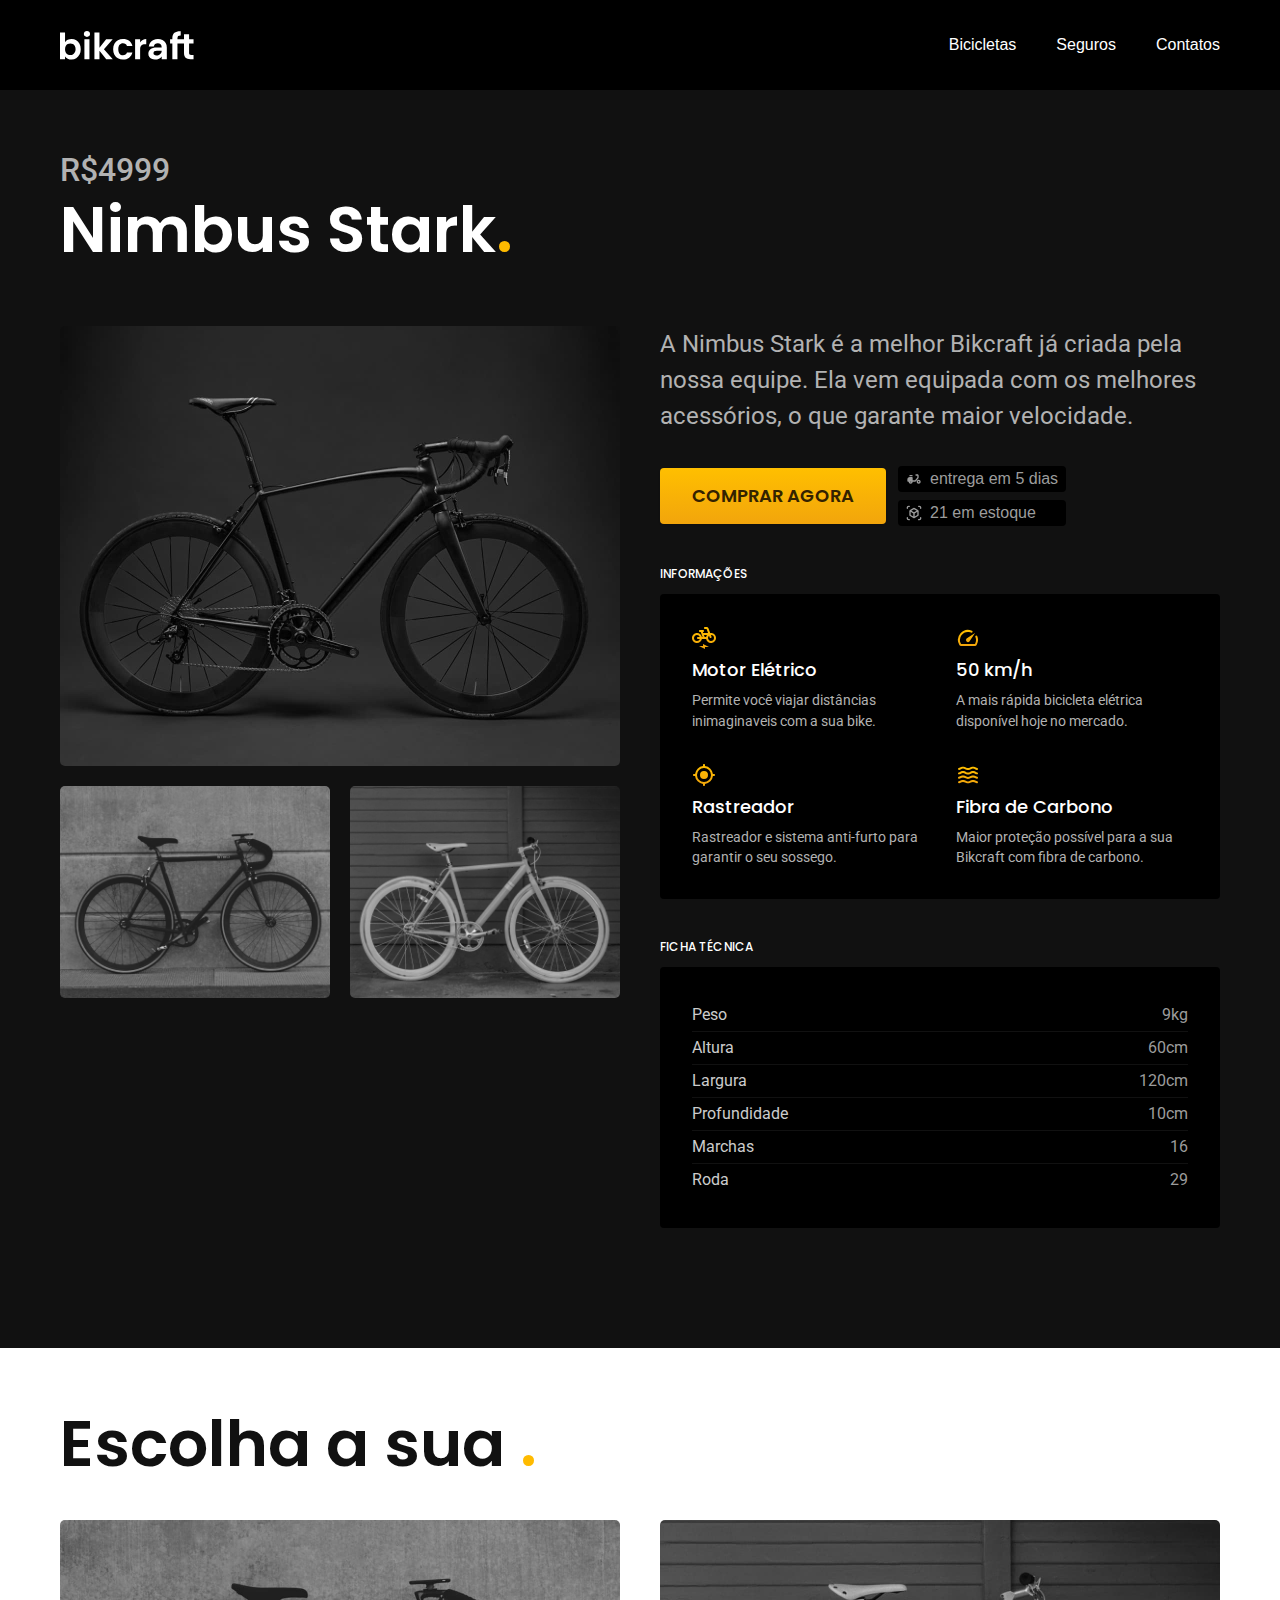
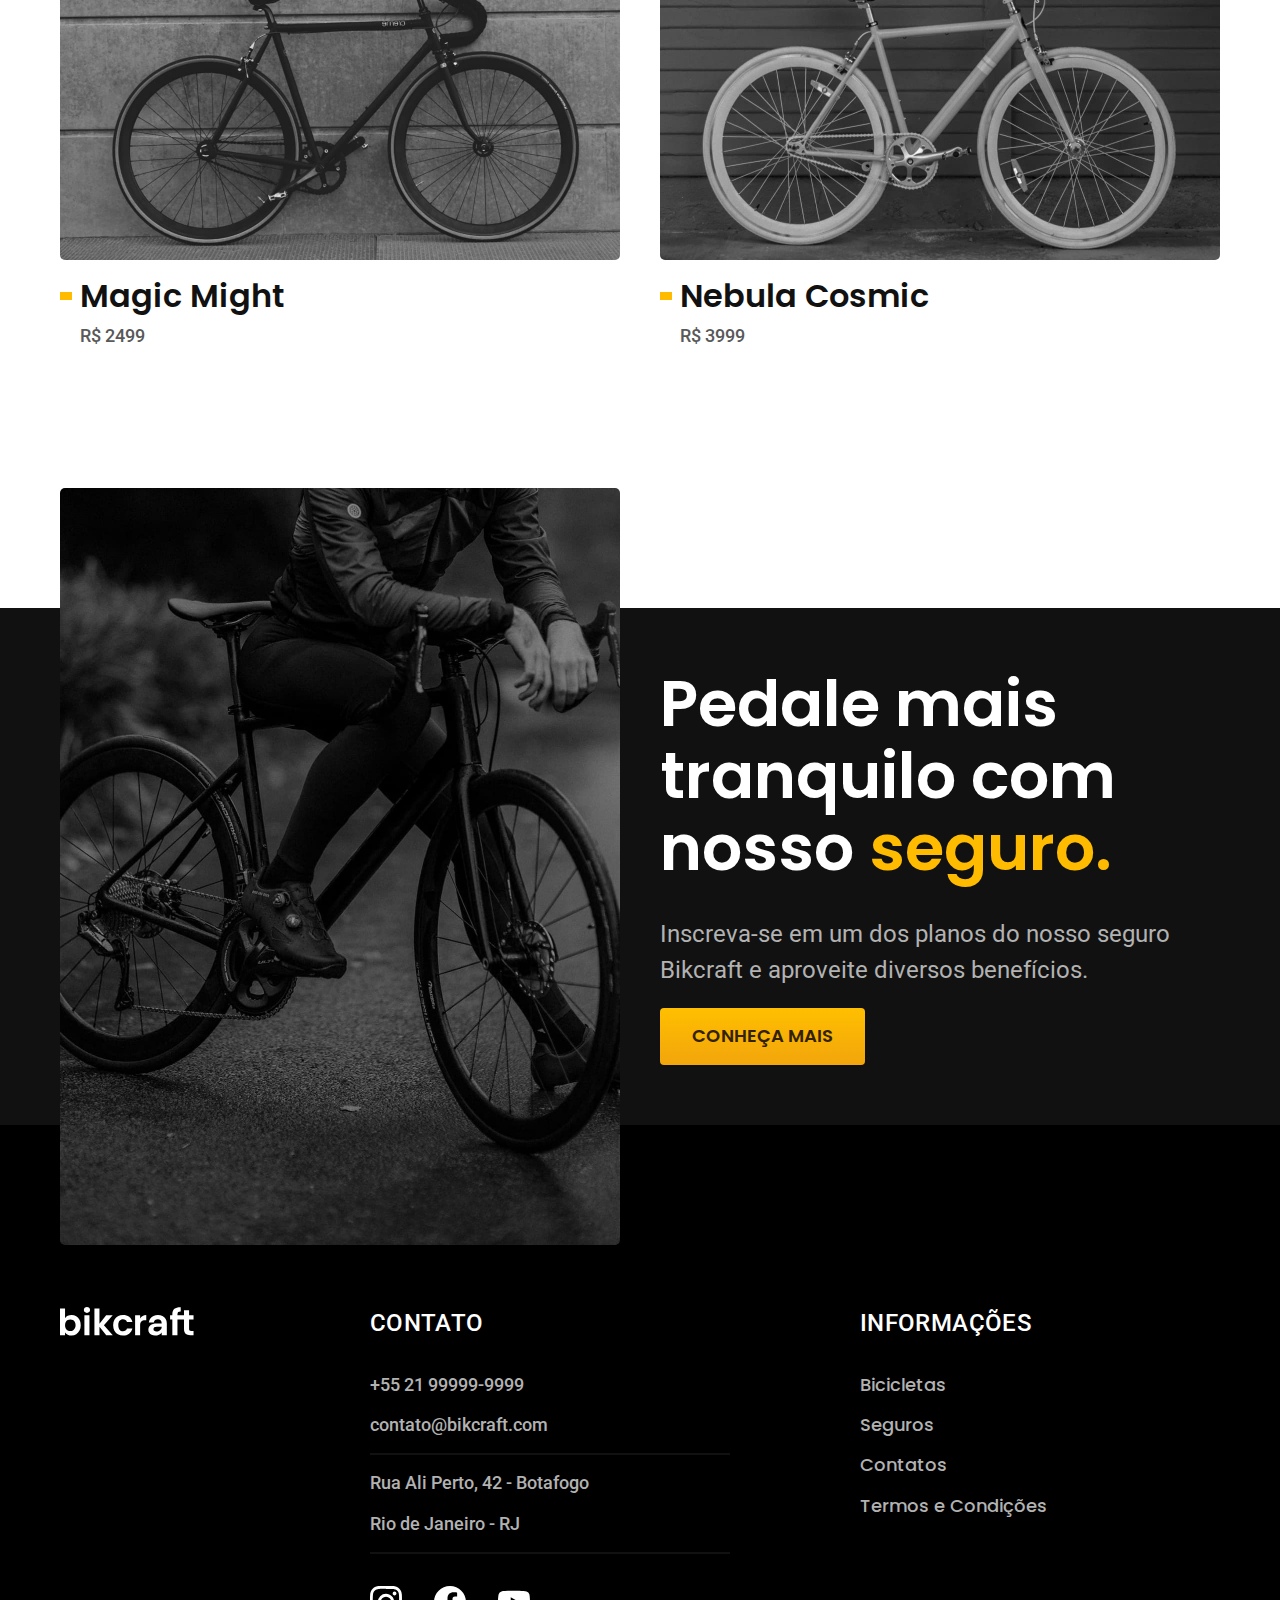
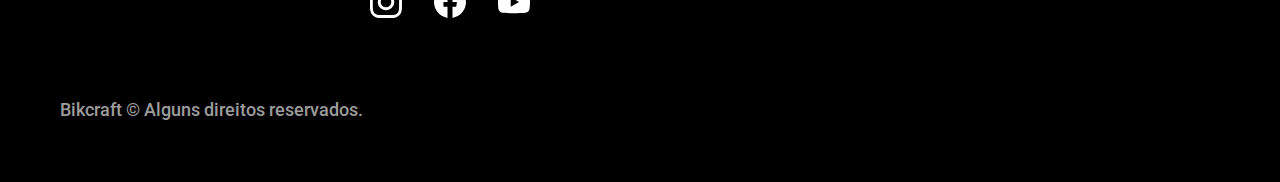
<file: bicicletas/nimbus.html>
<!DOCTYPE html>
<html lang="pt-br">

<head>
  <meta charset="UTF-8">
  <meta name="viewport" content="width=device-width, initial-scale=1.0">
  <meta name="description" content="bicicleta nimbus">

  <title> Nimbus | Bickraft</title>
  <link rel="stylesheet" href="../css/style.css">

  <link rel="preconnect" href="https://fonts.googleapis.com">
  <link rel="preconnect" href="https://fonts.gstatic.com" crossorigin>
  <link href="https://fonts.googleapis.com/css2?family=Fira+Sans:wght@400;700&family=Merriweather:ital,wght@1,900&family=Poppins:wght@400;600&family=Roboto:wght@400;500&display=swap" rel="stylesheet">
  <script> document.documentElement.classList.add("js"); </script>
</head>

<body id="bicicleta">
  <header class="header-bg">
    <div class="header container">
      <a href="../">
        <img src="../img/bikcraft.svg" alt="Bickraft">
      </a>

      <nav aria-label="primaria">
        <ul class="header-menu cor-0">
          <li><a href="../bicicletas.html">Bicicletas</a></li>
          <li><a href="../seguros.html">Seguros</a></li>
          <li><a href="../contatos.html">Contatos</a></li>
        </ul>
      </nav>
    </div>
  </header>

  <main class="titulo-bg">
    <div>
      <div class="titulo container">
        <p class="font-2-xl cor-5"> R$4999</p>
        <h1 class="font-1-xxl cor-0"> Nimbus Stark<span class="cor-p1">.</span></h1>
      </div>
    </div>
    <div class="bicicleta container">
      <div class="bicicleta-imagens">
        <img src="../img/bicicleta/nimbus1.jpg" alt="">
        <img src="../img/bicicleta/nimbus2.jpg" alt="">
        <img src="../img/bicicleta/nimbus3.jpg" alt="">
      </div>
      <div class="bicicleta-conteudo">
        <p class="font-2-l cor-5">A Nimbus Stark é a melhor Bikcraft já criada pela nossa equipe. Ela vem equipada com os melhores acessórios, o que garante maior velocidade.</p>
        <div class="bicicleta-comprar">
          <a class="botao" href="../orcamento.html?tipo=bikcraft&produto=nimbus">Comprar Agora</a>
          <span class="font 1-xs cor-6"><img src="../img/icones/entrega.svg" alt="">entrega em 5 dias</span>
          <span class="font 1-xs cor-6"><img src="../img/icones/estoque.svg" alt="">21 em estoque</span>

        </div>
        <h2 class="font-1-xs cor-0">Informações</h2>
        <ul class="bicicleta-informacoes">
          <li>
            <img src="../img/icones/eletrica.svg" alt="">
            <h3 class="font-1-m cor-0">Motor Elétrico</h3>
            <p class="font-2-xs cor-5">Permite você viajar distâncias inimaginaveis com a sua bike.</p>
          </li>

          <li>
            <img src="../img/icones/velocidade.svg" alt="">
            <h3 class="font-1-m cor-0">50 km/h</h3>
            <p class="font-2-xs cor-5">A mais rápida bicicleta elétrica disponível hoje no mercado.</p>
          </li>

          <li>
            <img src="../img/icones/rastreador.svg" alt="">
            <h3 class="font-1-m cor-0">Rastreador</h3>
            <p class="font-2-xs cor-5">Rastreador e sistema anti-furto para garantir o seu sossego.</p>
          </li>

          <li>
            <img src="../img/icones/carbono.svg" alt="">
            <h3 class="font-1-m cor-0">Fibra de Carbono</h3>
            <p class="font-2-xs cor-5">Maior proteção possível para a sua Bikcraft com fibra de carbono.</p>
          </li>
        </ul>

        <h2 class="font-1-xs cor-0">Ficha Técnica</h2>
        <ul class="bicicleta-ficha font-2-s cor-4">
          <li>Peso <span>9kg</span></li>
          <li>Altura <span>60cm</span></li>
          <li>Largura <span>120cm</span></li>
          <li>Profundidade <span>10cm</span></li>
          <li> Marchas <span>16</span></li>
          <li> Roda<span>29</span></li>
        </ul>
      </div>
    </div>
  </main>
  <article class="bicicletas-lista container">
    <h2 class="font-1-xxl"> Escolha a sua <span class="cor-p1"> . </span></h2>

    <ul>
      <li>
        <a href="./magic.html">
          <img src="../img/bicicletas/magic.jpg" alt="bicicleta preta">
          <h3 class="font-1-xl">Magic Might</h3>
          <span class="font-2-m cor-8">R$ 2499</span>
        </a>
      </li>
      <li>
        <a href="./nebula.html">
          <img src="../img/bicicletas/nebula.jpg" alt="bicicleta preta">
          <h3 class="font-1-xl">Nebula Cosmic</h3>
          <span class="font-2-m cor-8">R$ 3999</span>
        </a>
      </li>
    </ul>
  </article>

  <article class="seguro-bg">
    <div class="seguro container">
      <div class="seguro-imagem">
        <img src="../img/fotos/seguros.jpg" alt="Pessoa parada em cima de uma bicicleta ">
      </div>
      <div class="seguro-conteudo">
        <h2 class="font-1-xxl cor-0">Pedale mais tranquilo com nosso <span class="cor-p1">seguro.</span> </h2>
        <p class="font-2-l cor-5">Inscreva-se em um dos planos do nosso seguro Bikcraft e aproveite diversos benefícios.</p>
        <a class="botao" href="../seguros.html">Conheça mais</a>
      </div>
    </div>

  </article>

  <footer class="footer-bg">
    <div class="footer container">
      <img src="../img/bikcraft.svg" alt="Logo">
      <div class="footer-contato">
        <h3 class="font-2-l-b cor-0">Contato</h3>
        <ul class="font-2-m cor-5">
          <li>
            <a href="tel:+5521999999999">+55 21 99999-9999</a>
          </li>
          <li>
            <a href="mailto:contato@bikcraft.com">contato@bikcraft.com</a>
          </li>
          <li> Rua Ali Perto, 42 - Botafogo</li>
          <li>Rio de Janeiro - RJ</li>
        </ul>
        <div class="footer-redes">
          <a href="../"> <img src="../img/redes/instagram.svg" alt=" Instagram"></a>
          <a href="../"> <img src="../img/redes/facebook.svg" alt="facebook"></a>
          <a href="../"> <img src="../img/redes/youtube.svg" alt="youtube"></a>
        </div>


      </div>
      <div class="footer-informacoes">
        <h3 class="font-2-l-b cor-0">Informações</h3>
        <nav>
          <ul class="font-1-m cor-5">
            <li><a href="../bicicletas.html">Bicicletas</a></li>
            <li><a href="../seguros.html">Seguros</a></li>
            <li><a href="../contatos.html">Contatos</a></li>
            <li><a href="../termos.html">Termos e Condições</a></li>
          </ul>
        </nav>
      </div>
      <p class="footer-copy font-2-m cor-6">Bikcraft © Alguns direitos reservados.</p>
    </div>

  </footer>

  <script src="../js/script.js"></script>
</body>


</html>
</file>
<file: css/style.css>
@import "./global/global.css";

@import "./utilidades/tipografia.css";
@import "./utilidades/cores.css";
@import "./utilidades/componentes.css";
@import "./utilidades/formulario.css";
@import "./utilidades/animacao.css";

@import "./global/header.css";
@import "./global/footer.css";



@import "./home/introducao.css";
@import "./home/tecnologia.css";
@import "./home/parceiros.css";
@import "./home/depoimento.css";

@import "./bicicletas/lista-bicicletas.css";
@import "./bicicletas/bicicletas.css";
@import "./bicicleta/bicicleta.css";

@import "./seguros/seguros.css";
@import "./seguros/perguntas.css";
@import "./seguros/vantagens.css";

@import "./bicicleta/seguro.css";

@import "./contato/contato.css";
@import "./contato/lojas.css";

@import "./orcamento/orcamento.css";

@import "./termos/termos.css";
</file>
